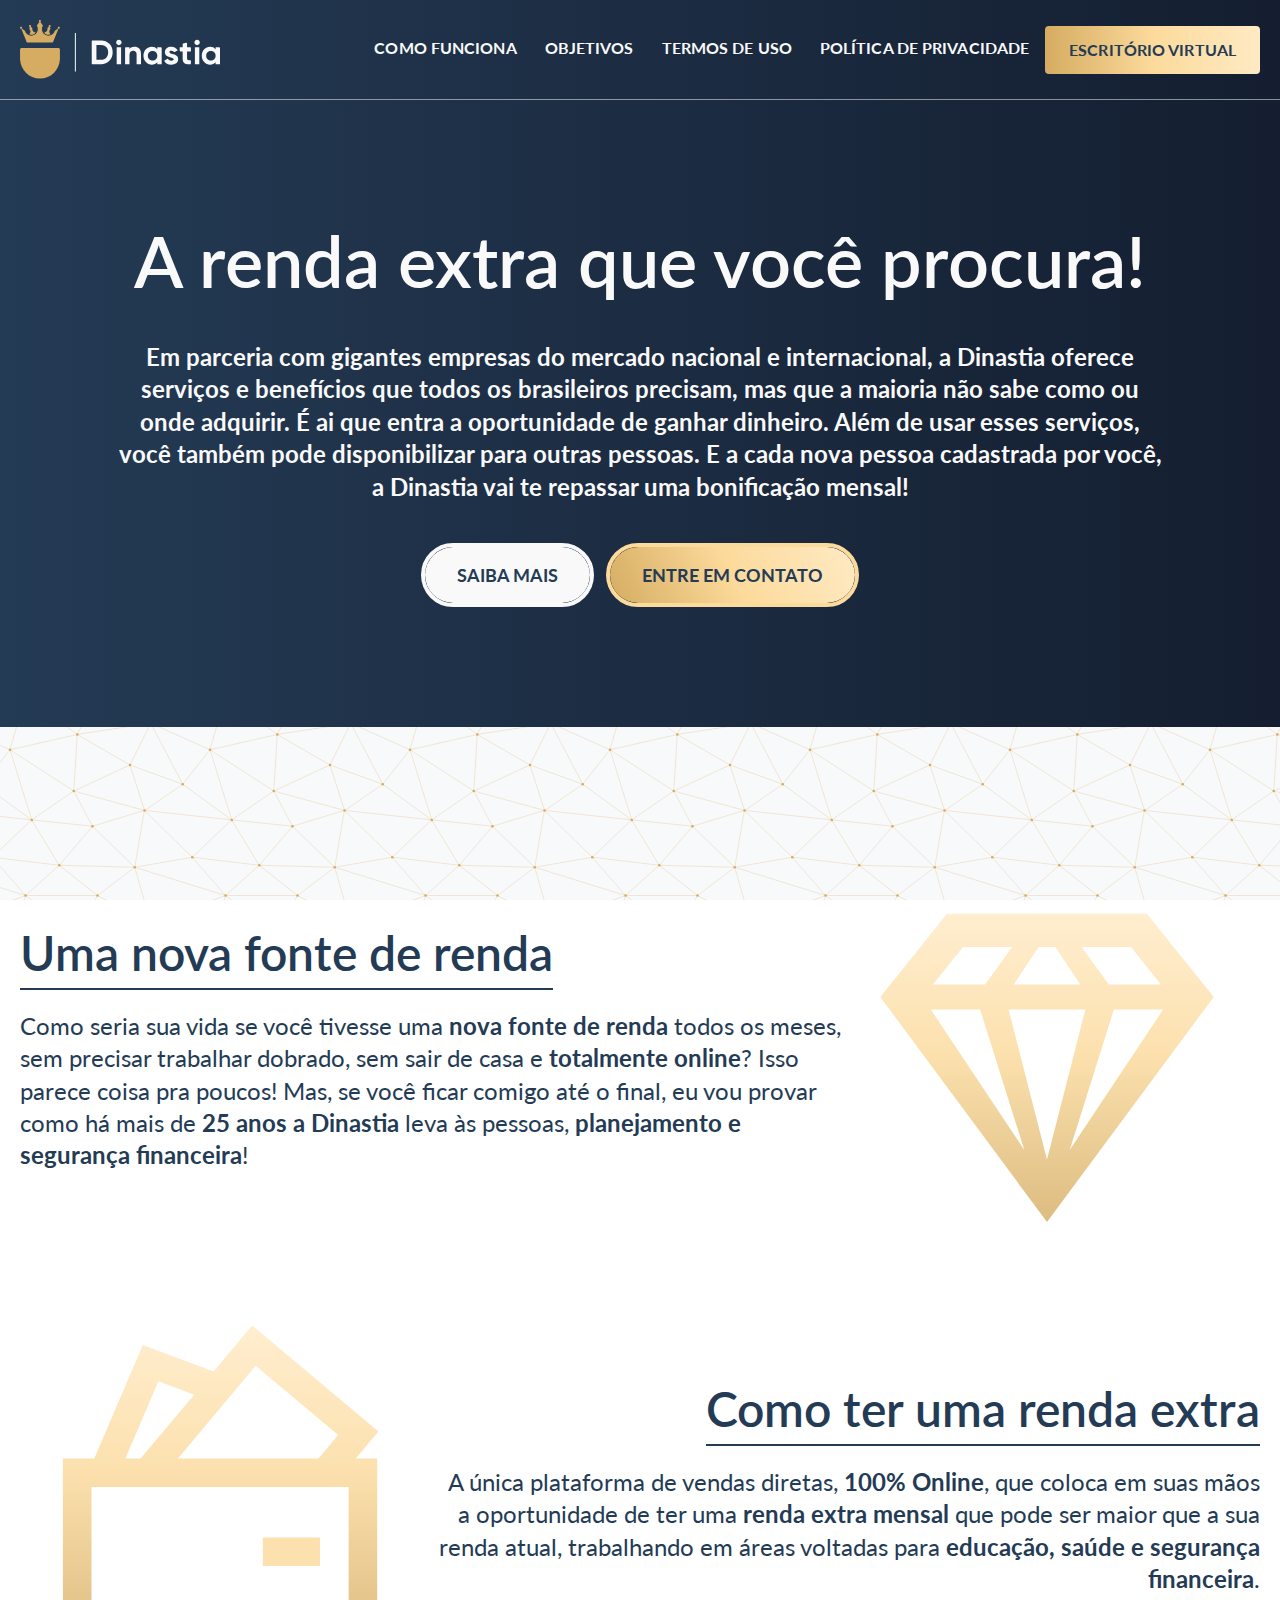
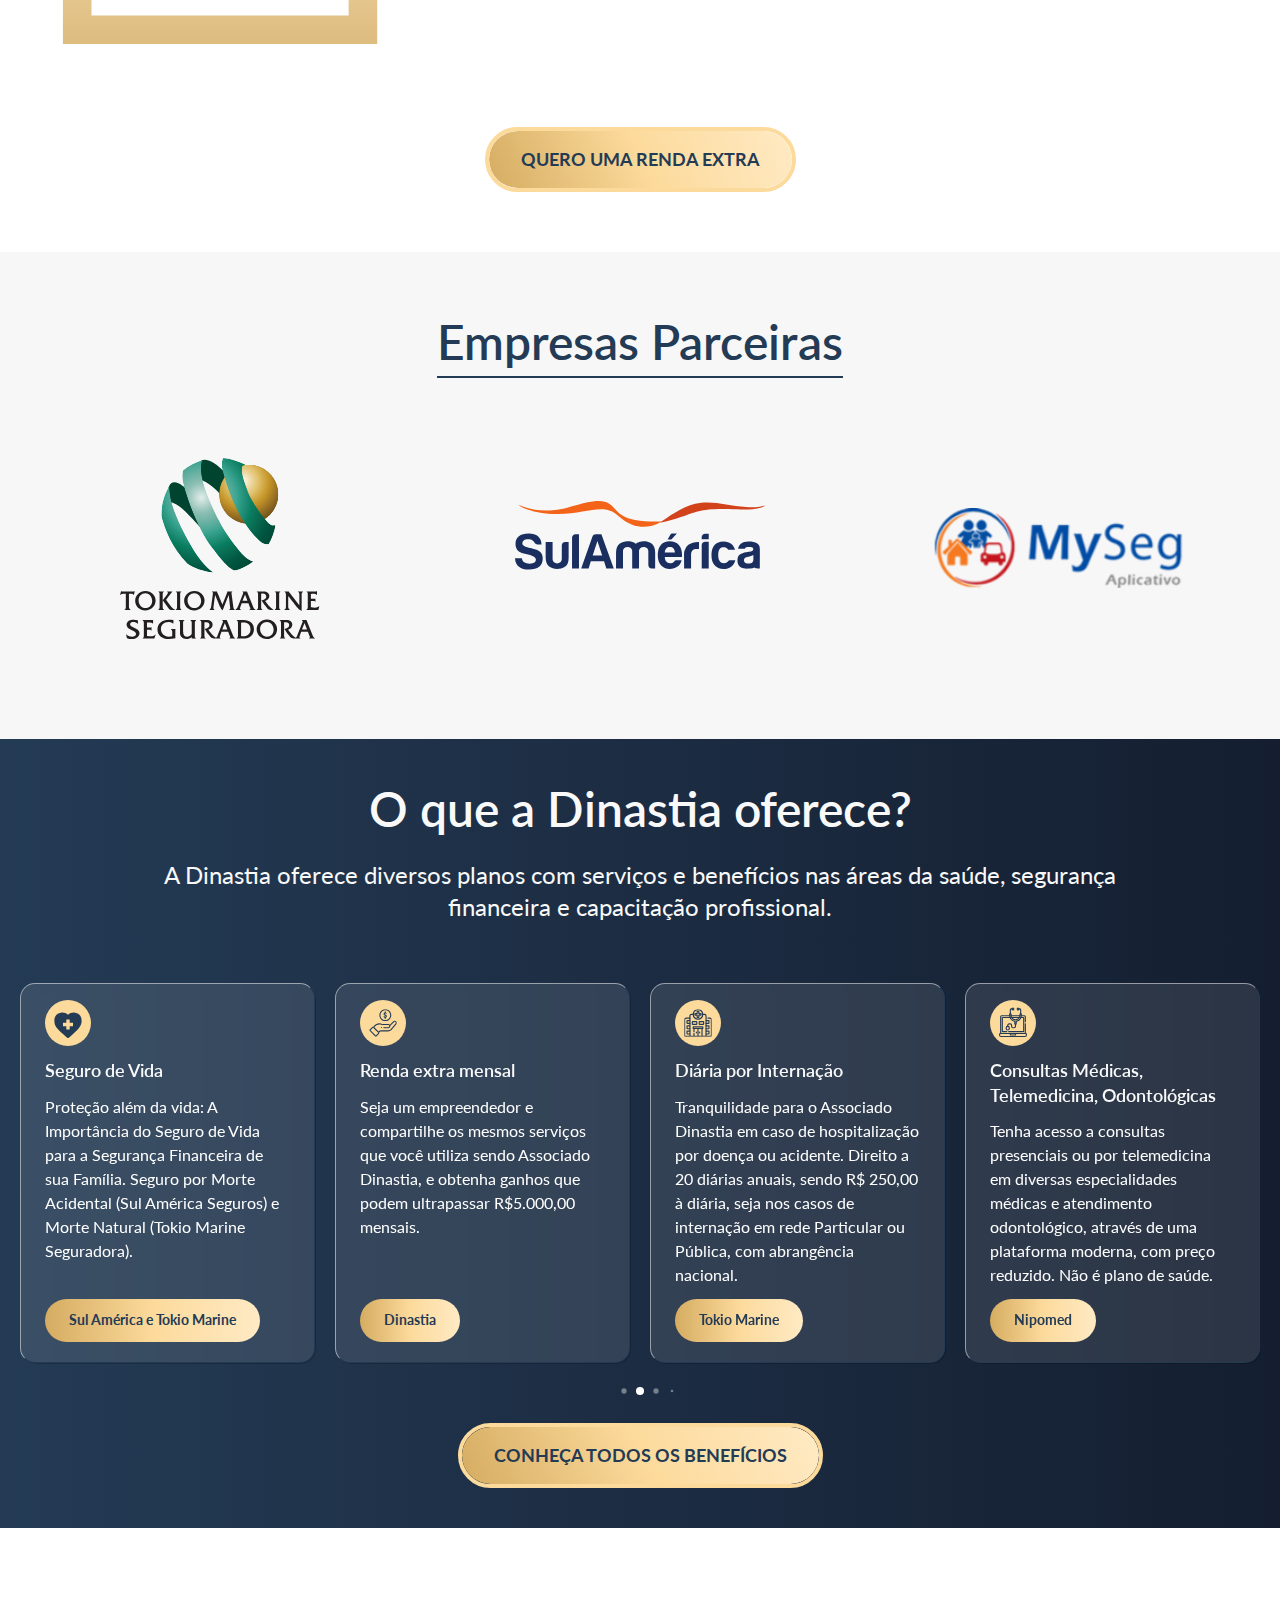
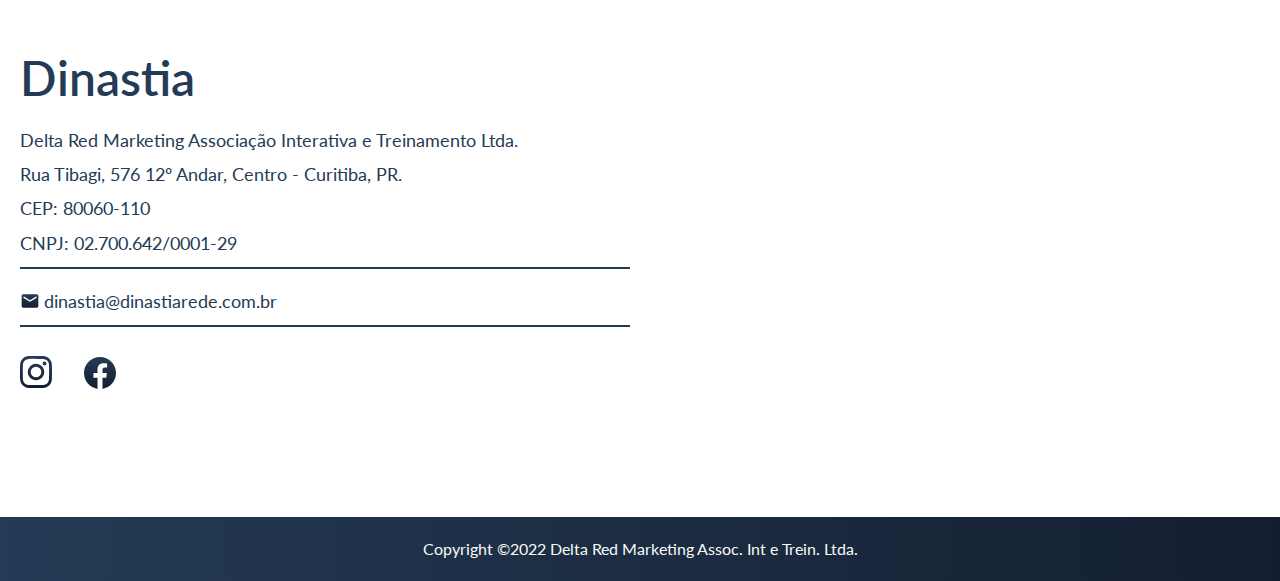
<file: index.html>
<!DOCTYPE html>
<html lang="pt-br">

<head>
  <meta charset="UTF-8">
  <meta http-equiv="X-UA-Compatible" content="IE=edge">
  <meta name="viewport" content="width=device-width, initial-scale=1.0">
  <link rel="preconnect" href="https://fonts.googleapis.com">
  <link rel="preconnect" href="https://fonts.gstatic.com" crossorigin>
  <link href="https://fonts.googleapis.com/css2?family=Lato:wght@400;700&display=swap" rel="stylesheet">
  <link rel="shortcut icon" href="./img/favicon.svg" type="image/x-icon">
  <link rel="stylesheet" href="https://cdn.jsdelivr.net/npm/swiper@9/swiper-bundle.min.css" />

  <link rel="stylesheet" href="./css/style.css">
  <title>Dinastia Soluções Financeiras</title>
</head>

<body>

  <header class="bg-header">
    <div class="container header">
      <a href="./index.html">
        <img src="./img/logoDinastia.svg" alt="logo dinastia" class="logo" width="200px">
      </a>

      <nav class="nav font-1-s navegacao" id="nav" data-menu="suave">
        <button id="btn-mobile" aria-controls="menu" aria-expanded="false" aria-haspopup="true" aria-label="Abrir Menu">
          <span id="hamburger"></span>
        </button>
        <ul class="links-menu" id="menu">
          <li>
            <a href="./como-funciona.html" class="link-interno">Como Funciona</a>
          </li>
          <li>
            <a href="./objetivos.html" class="link-interno">Objetivos</a>
          </li>
          <li>
            <a href="./termos.html" class="link-interno">Termos de Uso</a>
          </li>
          <li>
            <a href="./politica.html" class="link-interno">Política de Privacidade</a>
          </li>
          <li>
            <a href="https://escritoriovirtual.dinastiarede.com.br/login/" class="btn-escritorio">Escritório Virtual</a>
          </li>
        </ul>
      </nav>
    </div>
  </header>

  <main class="bg-main">
    <div class="container main">
      <h1 class="font-1-xxl">A renda extra que você procura!</h1>
      <p class="font-1-l texto-main">Em parceria com gigantes empresas do mercado nacional e
        internacional, a Dinastia
        oferece serviços e benefícios que todos os brasileiros precisam, mas que a maioria não sabe como ou onde
        adquirir. É ai que entra a oportunidade de ganhar dinheiro. Além de usar esses serviços,
        você também pode
        disponibilizar para outras pessoas. E a cada nova pessoa cadastrada por você, a
        Dinastia vai
        te repassar uma
        bonificação mensal!</p>

      <div class="chamadas" data-menu="suave">
        <a href="#beneficios" class="btn font-1-m">Saiba Mais</a> <a href="./contato.html"
          class="font-1-m btn btn-contato">Entre
          em
          contato</a>
      </div>

    </div>
  </main>

  <section class="bg-apresentacao">
    <div class="container apresentacao">
      <div class="conteudo-apresentacao">
        <div>
          <h2 class="font-1-xl cor-1">Uma nova fonte de renda</h2>
          <p class="font-1-l cor-1">Como seria sua vida se você tivesse uma <strong>nova fonte de renda</strong> todos
            os
            meses, sem
            precisar trabalhar dobrado,
            sem
            sair de casa e <strong>totalmente online</strong>? Isso parece coisa pra poucos! Mas, se você ficar comigo
            até
            o final, eu vou
            provar como há mais de <strong>25 anos a Dinastia</strong> leva às pessoas, <strong>planejamento e segurança
              financeira</strong>!</p>
        </div>

        <img src="./img/diamond-svgrepo-com.svg" alt="diamante decorativo" class="diamond">
      </div>
      <div class="conteudo-apresentacao-2">
        <img src="./img/money-wallet-line-svgrepo-com.svg" alt="carteira decorativa" class="diamond">

        <div>
          <h2 class="font-1-xl cor-1">Como ter uma renda extra</h2>
          <p class="font-1-l cor-1">A única plataforma de vendas diretas, <strong>100% Online</strong>, que coloca em
            suas
            mãos a
            oportunidade de ter uma <strong>renda extra mensal</strong> que pode ser maior que a sua renda atual,
            trabalhando em áreas
            voltadas para <strong>educação, saúde e segurança financeira</strong>.
        </div>


      </div>
      <a href="./contato.html" class="btn btn-contato btn-apresentacao font-1-m">Quero uma renda extra</a>
    </div>
  </section>

  <section class="bg-parceiros">
    <div class="parceiros container">
      <h2 class="font-1-xl cor-1">Empresas Parceiras</h2>

      <div class="swiper swiperParceiros">
        <div class="swiper-wrapper">
          <div class="swiper-slide slide-parceiros">
            <img src="./img/nipomed.svg" alt="Nipomed empresa parceira da Dinastia" height="auto" width="250px">
          </div>
          <div class="swiper-slide">
            <img src="./img/tokiomarine.svg" alt="Tokio Marine empresa parceira da Dinastia" height="auto"
              width="200px">
          </div>
          <div class="swiper-slide">
            <img src="./img/sulamerica.svg"
              alt="Sul America Saude empresa parceira da Dinastia, com seguro acidentes e seguro funeral" height="auto"
              width="250px">
          </div>
          <div class="swiper-slide">
            <img src="./img/myseg.png" alt="MySeg empresa parceira da Dinastia" height="auto" width="250px">
          </div>
          <div class="swiper-slide">
            <img src="./img/fcUni.png" alt="FcUni empresa parceira da Dinastia com cursos" height="auto" width="250px">
          </div>
          <div class="swiper-slide">
            <img src="./img/dinastiaSwiper.svg" alt="Dinastia Soluções Financeiras" height="auto" width="250px">
          </div>
        </div>
      </div>

    </div>
  </section>

  <section class="bg-beneficios">

    <div class="container beneficios" id="beneficios">
      <h2 class="font-1-xl cor-0">
        O que a Dinastia oferece?
      </h2>
      <p class="font-1-l cor-0 texto-beneficios">
        A Dinastia oferece diversos planos com serviços e benefícios nas áreas da saúde, segurança financeira e
        capacitação profissional.
      </p>
      <div class="slider">
        <div class="swiper mySwiper">
          <div class="swiper-wrapper">
            <div class="swiper-slide">
              <div class="container-box">
                <img src="./img/assets/seguroVida.svg" alt="svg healthcare">
                <h3 class="font-1-m-b ">Seguro de Vida</h3>
                <p class="font-1-s">Proteção além da vida: A Importância do Seguro de Vida para a Segurança
                  Financeira
                  de sua Família. Seguro por Morte Acidental (Sul América Seguros) e Morte Natural (Tokio Marine
                  Seguradora).
                </p>
                <span class="etiqueta-beneficios font-1-xs">Sul América e Tokio Marine</span>
              </div>
            </div>
            <div class="swiper-slide">
              <div class="container-box">
                <img src="./img/assets/rendaExtra.svg" alt="svg healthcare">
                <h3 class="font-1-m-b ">Renda extra mensal</h3>
                <p class="font-1-s">Seja um empreendedor e compartilhe os mesmos serviços que você utiliza sendo
                  Associado Dinastia, e obtenha ganhos que podem ultrapassar <span class="bold">R$5.000,00
                    mensais</span>.
                </p>
                <span class="etiqueta-beneficios font-1-xs">Dinastia</span>
              </div>
            </div>
            <div class="swiper-slide">
              <div class="container-box">
                <img src="./img/assets/diaria.svg" alt="svg healthcare">
                <h3 class="font-1-m-b ">Diária por Internação</h3>
                <p class="font-1-s">Tranquilidade para o Associado Dinastia em caso de hospitalização por doença ou
                  acidente. Direito a 20 diárias anuais, sendo R$ 250,00 à diária, seja nos casos de internação em
                  rede Particular ou Pública, com abrangência nacional.</p>
                <span class="etiqueta-beneficios font-1-xs">Tokio Marine</span>
              </div>
            </div>
            <div class="swiper-slide">
              <div class="container-box">
                <img src="./img/assets/teleMed.svg" alt="svg healthcare">
                <h3 class="font-1-m-b ">Consultas Médicas, Telemedicina, Odontológicas</h3>
                <p class="font-1-s">Tenha acesso a consultas presenciais ou por telemedicina em diversas
                  especialidades médicas e atendimento odontológico, através de uma plataforma moderna, com preço
                  reduzido. Não é plano de saúde. </p>
                <span class="etiqueta-beneficios font-1-xs">Nipomed</span>
              </div>
            </div>
            <div class="swiper-slide">
              <div class="container-box">
                <img src="./img/assets/consultas.svg" alt="svg healthcare">
                <h3 class="font-1-m-b ">Consultas Médicas e Exames Laboratoriais</h3>
                <p class="font-1-s">Disponível nas cidades que possuam profissionais credenciados para atendimento
                  presencial em consultas e exames laboratoriais, com excelentes descontos. Não é plano de saúde.
                </p>
                <span class="etiqueta-beneficios font-1-xs">Tokio Marine</span>
              </div>
            </div>
            <div class="swiper-slide">
              <div class="container-box">
                <img src="./img/assets/assistenciaFarmacia.svg" alt="svg healthcare">
                <h3 class="font-1-m-b ">Assistência Desconto em Farmácia</h3>
                <p class="font-1-s">Descontos de 15% a 60% na compra de medicamentos, previstos em uma Lista
                  Preferencial disponível em farmácias previamente conveniadas.</p>
                <span class="etiqueta-beneficios font-1-xs">Tokio Marine</span>
              </div>
            </div>
            <div class="swiper-slide">
              <div class="container-box">
                <img src="./img/assets/orientacaoNutricional.svg" alt="svg healthcare">
                <h3 class="font-1-m-b ">Assistência Orientação Nutricional</h3>
                <p class="font-1-s">Tem por objetivo auxiliar os Associados Dinastia, que tenham residência habitual
                  no Brasil, com informações relativas à alimentação, através de atendimento telefônico.</p>
                <span class="etiqueta-beneficios font-1-xs">Tokio Marine</span>
              </div>
            </div>
            <div class="swiper-slide">
              <div class="container-box">
                <img src="./img/assets/teleMed.svg" alt="svg healthcare">
                <h3 class="font-1-m-b ">Assistência orientação psicológica</h3>
                <p class="font-1-s">Cuidando da sua Saúde Mental: tenha Assistência de Orientação Psicológica
                  através
                  de tele atendimento.</p>
                <span class="etiqueta-beneficios font-1-xs">Tokio Marine</span>
              </div>
            </div>
            <div class="swiper-slide">
              <div class="container-box">
                <img src="./img/assets/carCrash.svg" alt="svg healthcare">
                <h3 class="font-1-m-b ">Invalidez permanente total ou parcial por acidente</h3>
                <p class="font-1-s">Essa cobertura tem por objetivo garantir o pagamento de um Capital Segurado ao
                  próprio segurado na hipótese de Invalidez Permanente Total ou Parcial por Acidente.</p>
                <span class="etiqueta-beneficios font-1-xs">Sul América</span>
              </div>
            </div>
            <div class="swiper-slide">
              <div class="container-box">
                <img src="./img/assets/seguroFuneral.svg" alt="svg healthcare">
                <h3 class="font-1-m-b ">Seguro funeral</h3>
                <p class="font-1-s">Embora possa não ser um assunto agradável de se discutir, é importante
                  reconhecer
                  a importância desse tipo de seguro e os benefícios que ele proporciona.</p>
                <span class="etiqueta-beneficios font-1-xs">Sul América</span>
              </div>
            </div>
            <div class="swiper-slide">
              <div class="container-box">
                <img src="./img/assets/cestaBasica.svg" alt="svg healthcare">
                <h3 class="font-1-m-b ">Cesta Básica</h3>
                <p class="font-1-s">A cobertura garante aos beneficiários do segurado, o pagamento de um capital
                  adicional de R$ 2.000,00 (dois mil reais) à cobertura de morte para a compra de alimentos e
                  produtos
                  de limpeza/higiene.</p>
                <span class="etiqueta-beneficios font-1-xs">Sul América</span>
              </div>
            </div>
            <div class="swiper-slide">
              <div class="container-box">
                <img src="./img/assets/assistenciaFilhos.svg" alt="svg healthcare">
                <h3 class="font-1-m-b ">Assistência a filhos</h3>
                <p class="font-1-s">Em caso de hospitalização do segurado por mais de dois dias e não havendo mais
                  nenhum adulto que possa cuidar da criança até 14 anos, a assistência providenciará o envio de uma
                  babysitter por até dois dias.</p>
                <span class="etiqueta-beneficios font-1-xs">Sul América</span>
              </div>
            </div>
            <div class="swiper-slide">
              <div class="container-box">
                <img src="./img/assets/fazTudo.svg" alt="svg healthcare">
                <h3 class="font-1-m-b ">Faz tudo</h3>
                <p class="font-1-s">Instalação e fixação de prateleiras, quadros e cortinas, Instalação de olho
                  mágico, Instalação de antenas, Lubrificação de fechaduras e dobradiças, Troca de tomadas e
                  soquetes
                  de luz, com até 2 (duas) ocorrências por ano na residência do segurado.</p>
                <span class="etiqueta-beneficios font-1-xs">Sul América</span>
              </div>
            </div>
            <div class="swiper-slide">
              <div class="container-box">
                <img src="./img/assets/assistenciaResidencial.svg" alt="svg healthcare">
                <h3 class="font-1-m-b ">Assistência Residencial</h3>
                <p class="font-1-s">Chaveiro, Eletricista, Encanador, Limpeza, Segurança e vigilância, Serviços
                  domésticos provisórios no imóvel do segurado (Benefício conforme regras da cartilha do segurado).
                </p>
                <span class="etiqueta-beneficios font-1-xs">Sul América</span>
              </div>
            </div>
            <div class="swiper-slide">
              <div class="container-box">
                <img src="./img/assets/personalFitness.svg" alt="svg healthcare">
                <h3 class="font-1-m-b ">Personal Fitness</h3>
                <p class="font-1-s">O segurado é atendido por um profissional da educação física, que realizará uma
                  anamnese completa, incluindo informações do seu histórico médico, prática de atividade física,
                  disponibilidades para praticar exercícios, etc.</p>
                <span class="etiqueta-beneficios font-1-xs">Sul América</span>
              </div>
            </div>
            <div class="swiper-slide">
              <div class="container-box">
                <img src="./img/assets/fcuni.svg" alt="svg healthcare">
                <h3 class="font-1-m-b ">Plataforma FCUNI</h3>
                <p class="font-1-s">Tenha acesso a diversos cursos de aperfeiçoamento curricular, reconhecidos pelo
                  MEC, sem pagar nada a mais por isso.</p>
                <span class="etiqueta-beneficios font-1-xs">FCUNI</span>
              </div>
            </div>
            <div class="swiper-slide">
              <div class="container-box">
                <img src="./img/assets/cashback.svg" alt="svg healthcare">
                <h3 class="font-1-m-b ">Descontos e CashBack</h3>
                <p class="font-1-s">Faça compras on-line com descontos e cashback em mais de 750 lojas no Brasil.
                </p>
                <span class="etiqueta-beneficios font-1-xs">MySeg</span>
              </div>
            </div>

          </div>
          <div class="swiper-pagination bullets"></div>
        </div>
      </div>
    </div>
    </div>
    <!-- <div class="beneficios container" id="beneficios">
      <h2 class="font-1-xl cor-0">
        O que a Dinastia oferece?
      </h2>
      <p class="font-1-l cor-0 texto-beneficios">
        A Dinastia oferece diversos planos com serviços e benefícios nas áreas da saúde, segurança financeira e
        capacitação profissional.
      </p>
      <div class="beneficios-cards">
        <ul class="cards">
          <li class="card">
            <div class="card-conteudo">
              <img src="./img/seguroVida.svg" alt="Icone que representa o seguro de vida">
              <h3 class="font-1-l cor-0">Seguro de Vida</h3>
              <p class="font-1-m cor-0">Seguro de Acidentes Pessoais e Seguro Funeral pela Sul América e Seguro por
                Morte
                Natural através da
                Tokio Marine Seguradora.
              </p>
            </div>
          </li>
          <li class="card">
            <div class="card-conteudo">
              <img src="./img/cashback.svg" alt="Icone que representa o cashback">
              <h3 class="font-1-l cor-0">Cashback</h3>
              <p class="font-1-m cor-0">+750 lojas que oferecem dinheiro de volta em suas compras online.
              </p>
            </div>
          </li>
          <li class="card">
            <div class="card-conteudo">
              <img src="./img/desconto.svg" alt="Icone que representa a rede de desconto">
              <h3 class="font-1-l cor-0">Rede de Desconto</h3>
              <p class="font-1-m cor-0">Oferece descontos e vantagens especiais em diversos estabelecimentos, lojas
                físicas e online.
              </p>
            </div>
          </li>
          <li class="card">
            <div class="card-conteudo">
              <img src="./img/internacao.svg" alt="Icone que representa a diaria por internação">
              <h3 class="font-1-l cor-0">DIH</h3>
              <p class="font-1-m cor-0">Diária por internação hospitalar por 20 dias (R$ 250,00 a diária).
              </p>
            </div>
          </li>
          <li class="card">
            <div class="card-conteudo">
              <img src="./img/descontofarmacia.svg" alt="Icone que representa o desconto em farmácias">
              <h3 class="font-1-l cor-0">Desconto em Farmácias</h3>
              <p class="font-1-m cor-0">Descontos de até 60% em medicamentos nas farmácias conveniadas.
              </p>
            </div>
          </li>
          <li class="card">
            <div class="card-conteudo">
              <img src="./img/assistencia.svg" alt="Icone que representa assistencia pessoal">
              <h3 class="font-1-l cor-0">Assistência Pessoal
              </h3>
              <p class="font-1-m cor-0">Disponibiliza serviços na residência do Associado, tais como, encanador,
                chaveiro, eletricista, etc.
              </p>
            </div>
          </li>
          <li class="card">
            <div class="card-conteudo">
              <img src="./img/descontomedico.svg" alt="Icone que representa desconto em consultas medicas e exames">
              <h3 class="font-1-l cor-0">Descontos em Consultas Médicas e Exames
              </h3>
              <p class="font-1-m cor-0">Realize consultas presenciais ou por telemedicina e exames laboratoriais, por
                preços reduzidos.
              </p>
            </div>
          </li>
          <li class="card">
            <div class="card-conteudo">
              <img src="./img/psicologica.svg" alt="Icone que representa o beneficio em psicologia">
              <h3 class="font-1-l cor-0">Orientação Psicológica e Nutricional</h3>
              <p class="font-1-m cor-0">Tenha disponível nutricionistas e psicólogos através de atendimento telefônico.
              </p>
            </div>
          </li>
        </ul>
      </div> -->

    <div class="chamada-beneficios">
      <a href="./contato.html" class="btn btn-contato font-1-m">Conheça todos os benefícios</a>
    </div>
    </div>
  </section>

  <section class="bg-contato">
    <div class="container contato">
      <div class="info-contato">
        <h2 class="font-1-xl cor-1">Dinastia</h2>

        <address>
          <ul class="lista-endereco font-1-m cor-1">
            <li>
              Delta Red Marketing Associação Interativa e Treinamento Ltda.
            </li>
            <li>
              Rua Tibagi, 576 12º Andar, Centro - Curitiba, PR.
            </li>
            <li>
              CEP: 80060-110
            </li>
            <li>
              CNPJ: 02.700.642/0001-29
            </li>
          </ul>
          <ul class="lista-contato font-1-m cor-1">
            <li>
              <a class="email" href="mailto:dinastia@dinastiarede.com.br">dinastia@dinastiarede.com.br</a>
            </li>
            <!-- <li>
              <a class="whats" href="https://api.whatsapp.com/send/?phone=554132237822">Clique aqui e fale conosco pelo
                WhatsApp!</a>
            </li> -->

          </ul>

          <ul class="lista-redes">
            <li><a href="https://www.instagram.com/dinastiasolucoesfinanceiras/" class="instagram"><img
                  src="./img/instagram-p.svg" alt="Clique aqui e acesse nosso Instagram"></a>
            </li>
            <li><a href="https://www.facebook.com/dinastiaoficial" class="facebook"><img src="./img/facebook-p.svg"
                  alt="Clique aqui e acesse nosso Facebook"></a>
            </li>

          </ul>
        </address>
      </div>

      <iframe class="mapa-contato"
        src="https://www.google.com/maps/embed?pb=!1m18!1m12!1m3!1d3603.1893013515255!2d-49.2630743!3d-25.431934000000002!2m3!1f0!2f0!3f0!3m2!1i1024!2i768!4f13.1!3m3!1m2!1s0x94dce441e8d63a8b%3A0xe3f5af4e80044756!2sR.%20Tibagi%2C%20576%20-%2012%C2%BA%20Andar%20-%20Centro%2C%20Curitiba%20-%20PR%2C%2080060-110!5e0!3m2!1spt-BR!2sbr!4v1683838498641!5m2!1spt-BR!2sbr"
        width="600" style="border:0;" allowfullscreen="" loading="lazy"
        referrerpolicy="no-referrer-when-downgrade"></iframe>
    </div>
  </section>

  <footer class="bg-footer">
    <div class="footer">
      <p class="font-1-s cor-1">
        Copyright ©2022 Delta Red Marketing Assoc. Int e Trein. Ltda.
      </p>
    </div>
  </footer>

  <!-- Swiper JS -->
  <script src="https://cdn.jsdelivr.net/npm/swiper@9/swiper-bundle.min.js"></script>


  <!-- Módulos JS -->
  <script type="module" src="./js/script.js"></script>
</body>




</html>






<!-- Image by <a href="https://www.freepik.com/free-vector/background-realistic-abstract-technology-particle_6938839.htm#query=digital%20marketing%20background&position=17&from_view=keyword&track=ais">Freepik</a> -->
</file>
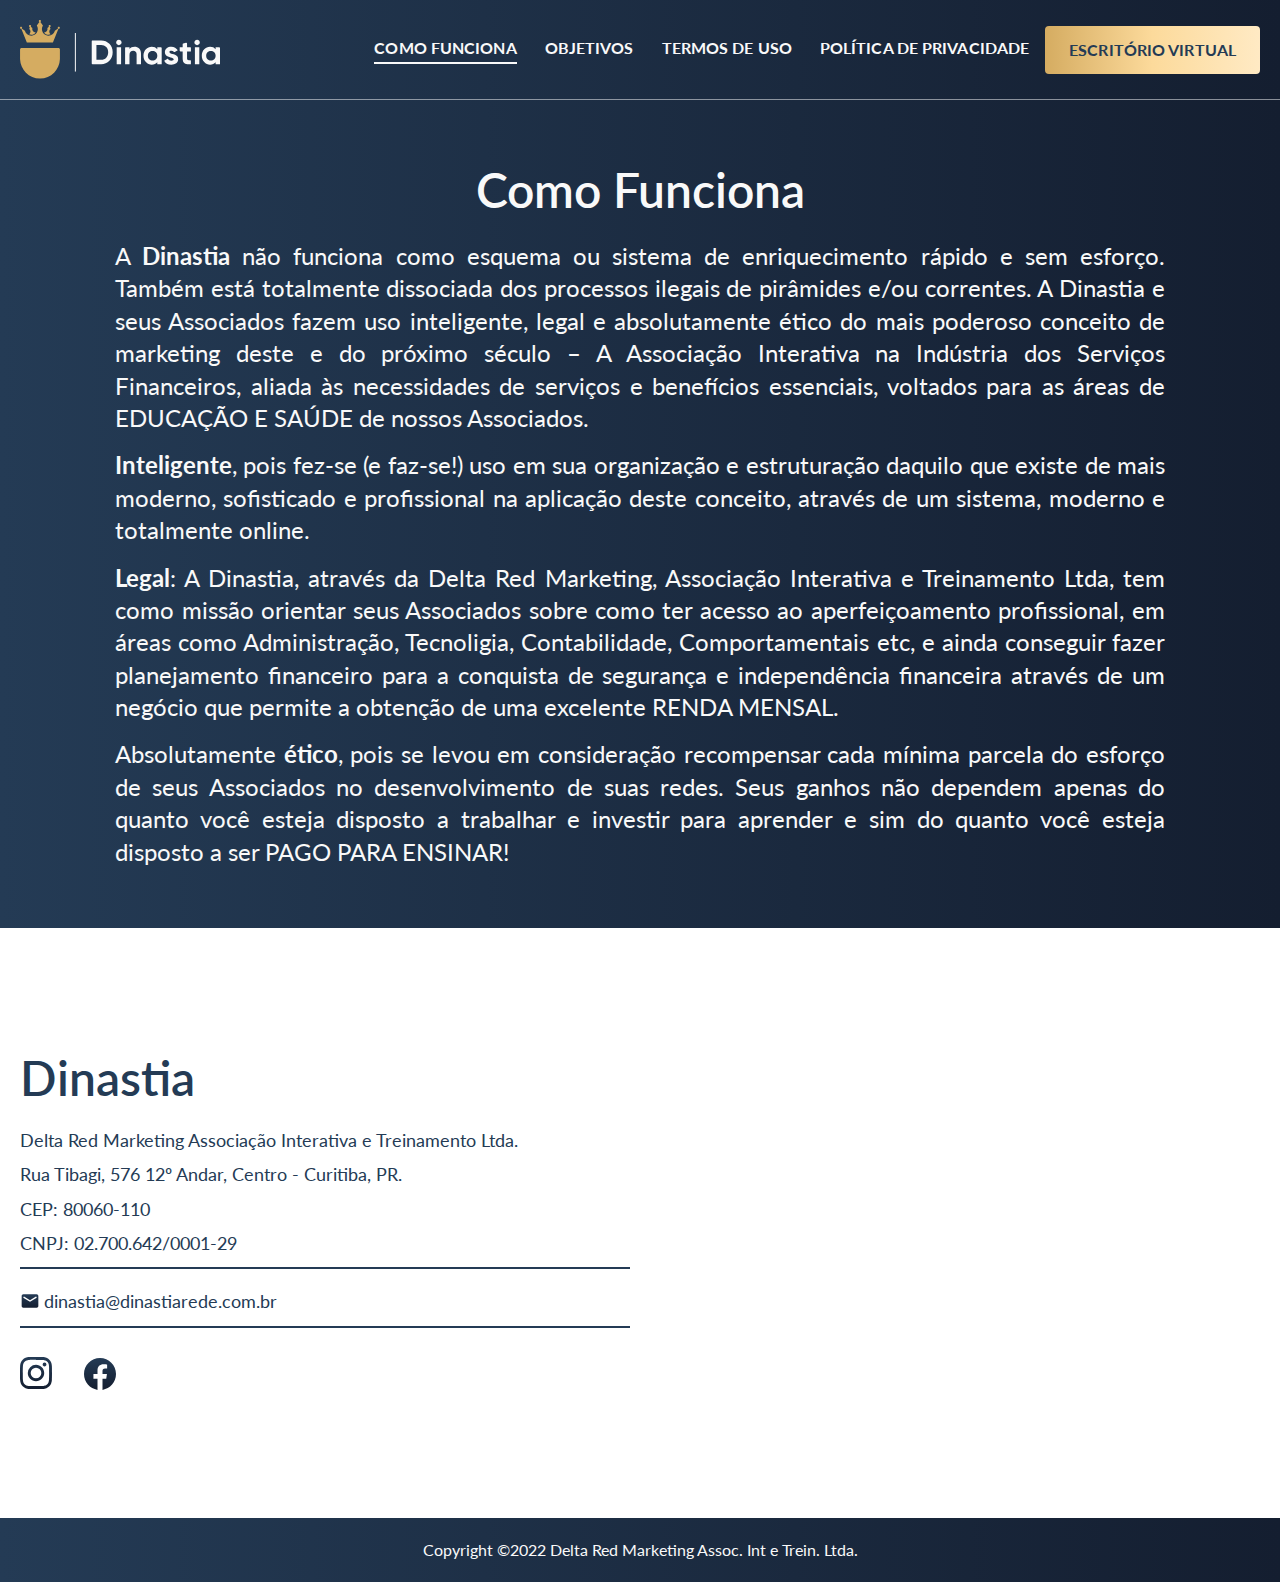
<file: como-funciona.html>
<!DOCTYPE html>
<html lang="pt-br">

<head>
  <meta charset="UTF-8">
  <meta http-equiv="X-UA-Compatible" content="IE=edge">
  <meta name="viewport" content="width=device-width, initial-scale=1.0">
  <link rel="preconnect" href="https://fonts.googleapis.com">
  <link rel="preconnect" href="https://fonts.gstatic.com" crossorigin>
  <link href="https://fonts.googleapis.com/css2?family=Lato:wght@400;700&display=swap" rel="stylesheet">
  <link rel="shortcut icon" href="./img/favicon.svg" type="image/x-icon">

  <link rel="stylesheet" href="./css/style.css">
  <title>Como Funciona</title>
</head>

<body>
  <header class="bg-header">
    <div class="container header">
      <a href="./index.html">
        <img src="./img/logoDinastia.svg" alt="logo dinastia" class="logo">
      </a>


      <nav class="nav cor-1 font-1-s navegacao" id="nav" data-menu="suave">
        <button id="btn-mobile" aria-controls="menu" aria-expanded="false" aria-haspopup="true" aria-label="Abrir Menu">
          <span id="hamburger"></span>
        </button>
        <ul class="links-menu" id="menu">
          <li>
            <a href="./como-funciona.html" class="link-interno ativo">Como Funciona</a>
          </li>
          <li>
            <a href="./objetivos.html" class="link-interno">Objetivos</a>
          </li>
          <li>
            <a href="./termos.html" class="link-interno">Termos de Uso</a>
          </li>
          <li>
            <a href="./politica.html" class="link-interno">Política de Privacidade</a>
          </li>
          <li>
            <a href="https://escritoriovirtual.dinastiarede.com.br/login/" class="btn-escritorio">Escritório Virtual</a>
          </li>
        </ul>
      </nav>
    </div>
  </header>

  <main class="bg-paginas-internas">
    <div class="container como-funciona">
      <h1 class="font-1-xl cor-0">Como Funciona</h1>
      <p class="font-1-l cor-0">
        A <strong>Dinastia</strong> não funciona como esquema ou sistema de enriquecimento rápido e sem esforço. Também
        está totalmente
        dissociada dos processos ilegais de pirâmides e/ou correntes. A Dinastia e seus Associados fazem uso
        inteligente,
        legal e absolutamente ético do mais poderoso conceito de marketing deste e do próximo século – A Associação
        Interativa na Indústria dos Serviços Financeiros, aliada às necessidades de serviços e benefícios essenciais,
        voltados para as áreas de EDUCAÇÃO E SAÚDE de nossos Associados.
      </p>
      <p class="font-1-l cor-0">
        <strong>Inteligente</strong>, pois fez-se (e faz-se!) uso em sua organização e estruturação daquilo que existe
        de mais moderno,
        sofisticado e profissional na aplicação deste conceito, através de um sistema, moderno e totalmente online.
      </p>
      <p class="font-1-l cor-0">
        <strong>Legal</strong>: A Dinastia, através da Delta Red Marketing, Associação Interativa e Treinamento Ltda,
        tem como missão
        orientar seus Associados sobre como ter acesso ao aperfeiçoamento profissional, em áreas como Administração,
        Tecnoligia, Contabilidade, Comportamentais etc, e ainda conseguir fazer planejamento financeiro para a conquista
        de segurança e independência financeira através de um negócio que permite a obtenção de uma excelente RENDA
        MENSAL.
      </p>
      <p class="font-1-l cor-0">
        Absolutamente <strong>ético</strong>, pois se levou em consideração recompensar cada mínima parcela do esforço
        de
        seus Associados
        no desenvolvimento de suas redes. Seus ganhos não dependem apenas do quanto você esteja disposto a trabalhar e
        investir para aprender e sim do quanto você esteja disposto a ser PAGO PARA ENSINAR!
      </p>


    </div>
  </main>



  <section class="bg-contato">
    <div class="container contato">
      <div class="info-contato">
        <h2 class="font-1-xl cor-1">Dinastia</h2>

        <address>
          <ul class="lista-endereco font-1-m cor-1">
            <li>
              Delta Red Marketing Associação Interativa e Treinamento Ltda.
            </li>
            <li>
              Rua Tibagi, 576 12º Andar, Centro - Curitiba, PR.
            </li>
            <li>
              CEP: 80060-110
            </li>
            <li>
              CNPJ: 02.700.642/0001-29
            </li>
          </ul>
          <ul class="lista-contato font-1-m cor-1">
            <li>
              <a class="email" href="mailto:dinastia@dinastiarede.com.br">dinastia@dinastiarede.com.br</a>
            </li>
            <!-- <li>
              <a class="whats" href="https://api.whatsapp.com/send/?phone=554132237822">Clique aqui e fale conosco pelo
                WhatsApp!</a>
            </li> -->

          </ul>

          <ul class="lista-redes">
            <li><a href="https://www.instagram.com/dinastiasolucoesfinanceiras/" class="instagram"><img
                  src="./img/instagram-p.svg" alt="Clique aqui e acesse nosso Instagram"></a>
            </li>
            <li><a href="https://www.facebook.com/dinastiaoficial" class="facebook"><img src="./img/facebook-p.svg"
                  alt="Clique aqui e acesse nosso Facebook"></a>
            </li>

          </ul>
        </address>
      </div>

      <iframe class="mapa-contato"
        src="https://www.google.com/maps/embed?pb=!1m18!1m12!1m3!1d3603.1893013515255!2d-49.2630743!3d-25.431934000000002!2m3!1f0!2f0!3f0!3m2!1i1024!2i768!4f13.1!3m3!1m2!1s0x94dce441e8d63a8b%3A0xe3f5af4e80044756!2sR.%20Tibagi%2C%20576%20-%2012%C2%BA%20Andar%20-%20Centro%2C%20Curitiba%20-%20PR%2C%2080060-110!5e0!3m2!1spt-BR!2sbr!4v1683838498641!5m2!1spt-BR!2sbr"
        width="600" style="border:0;" allowfullscreen="" loading="lazy"
        referrerpolicy="no-referrer-when-downgrade"></iframe>
    </div>
  </section>

  <footer class="bg-footer">
    <div class="footer">
      <p class="font-1-s cor-1">
        Copyright ©2022 Delta Red Marketing Assoc. Int e Trein. Ltda.
      </p>
    </div>
  </footer>

  <script type="module" src="./js/script.js"></script>
</body>

</html>






<!-- Image by <a href="https://www.freepik.com/free-vector/background-realistic-abstract-technology-particle_6938839.htm#query=digital%20marketing%20background&position=17&from_view=keyword&track=ais">Freepik</a> -->
</file>
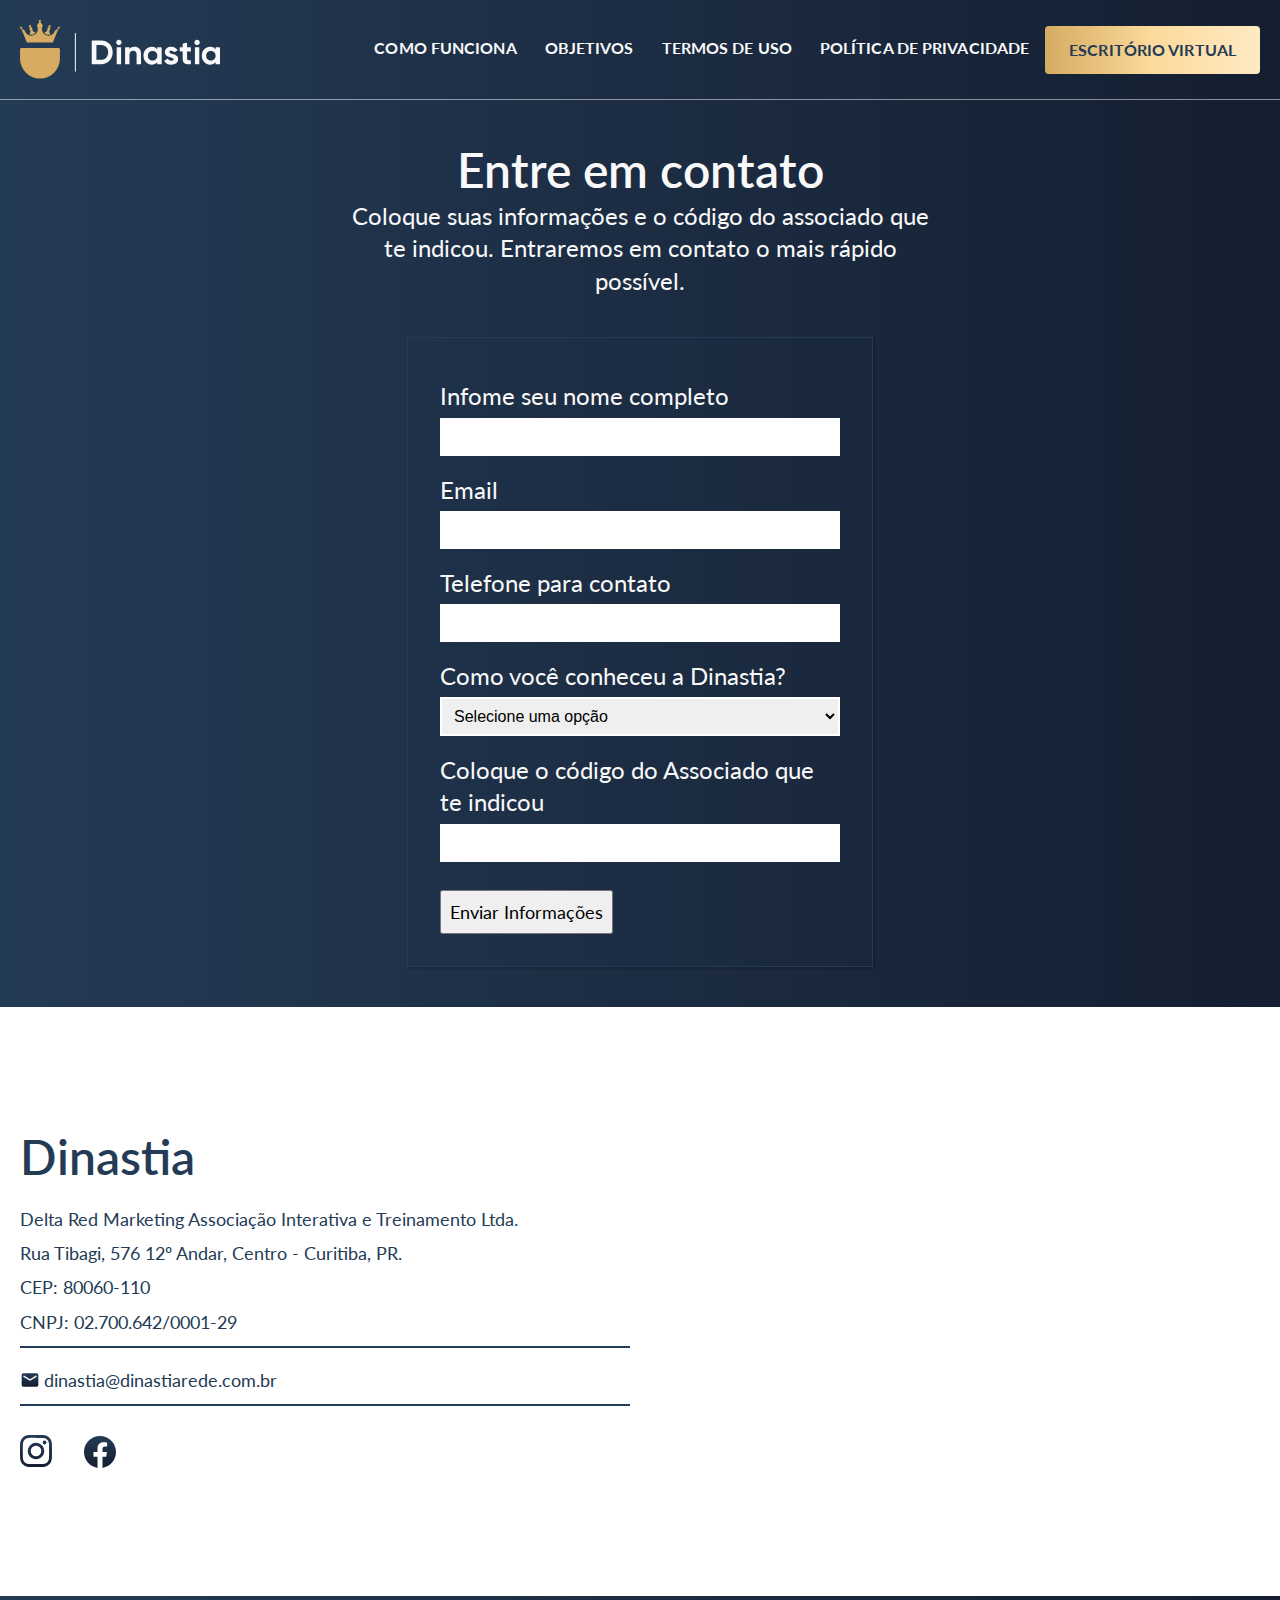
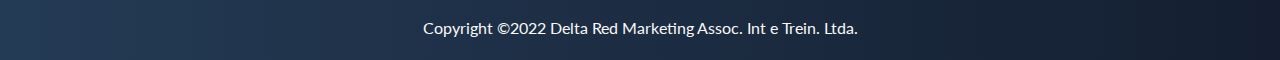
<file: contato.html>
<!DOCTYPE html>
<html lang="pt-br">

<head>
  <meta charset="UTF-8">
  <meta http-equiv="X-UA-Compatible" content="IE=edge">
  <meta name="viewport" content="width=device-width, initial-scale=1.0">
  <link rel="preconnect" href="https://fonts.googleapis.com">
  <link rel="preconnect" href="https://fonts.gstatic.com" crossorigin>
  <link href="https://fonts.googleapis.com/css2?family=Lato:wght@400;700&display=swap" rel="stylesheet">
  <link rel="shortcut icon" href="./img/favicon.svg" type="image/x-icon">

  <link rel="stylesheet" href="./css/style.css">
  <title>Contato</title>
</head>

<body>
  <header class="bg-header">
    <div class="container header">
      <a href="./index.html">
        <img src="./img/logoDinastia.svg" alt="logo dinastia" class="logo">
      </a>


      <nav class="nav cor-1 font-1-s navegacao" id="nav" data-menu="suave">
        <button id="btn-mobile" aria-controls="menu" aria-expanded="false" aria-haspopup="true" aria-label="Abrir Menu">
          <span id="hamburger"></span>
        </button>
        <ul class="links-menu" id="menu">
          <li>
            <a href="./como-funciona.html" class="link-interno">Como Funciona</a>
          </li>
          <li>
            <a href="./objetivos.html" class="link-interno">Objetivos</a>
          </li>
          <li>
            <a href="./termos.html" class="link-interno">Termos de Uso</a>
          </li>
          <li>
            <a href="./politica.html" class="link-interno">Política de Privacidade</a>
          </li>
          <li>
            <a href="https://escritoriovirtual.dinastiarede.com.br/login/" class="btn-escritorio">Escritório Virtual</a>
          </li>
        </ul>
      </nav>
    </div>
  </header>

  <main class="bg-paginas-internas">
    <div class="container formulario">

      <div class="text-contato">
        <h1 class="font-1-xl cor-0">Entre em contato</h1>
        <p class="font-1-l cor-0">Coloque suas informações e o código do associado que te indicou.
          Entraremos em contato o mais rápido possível.</p>
      </div>

      <form name="contato" id="contato" class="form font-1-l cor-0">
        <label for="nome">Infome seu nome completo</label>
        <input type="text" name="nome" id="nome" required>
        <span class="erro"></span>
        <label for="email">Email</label>
        <input type="email" name="email" id="email" required>
        <span class="erro"></span>
        <label for="telefone">Telefone para contato</label>
        <input type="text" name="telefone" id="telefone" required>
        <span class="erro"></span>
        <label for="meio_chegada">Como você conheceu a Dinastia?</label>
        <select name="meio_chegada" id="meio_chegada">
          <option value="" disabled selected>Selecione uma opção</option>
          <option value="indicado">Por um associado</option>
          <option value="internet">Pela Internet</option>
        </select>
        <span class="erro"></span>
        <label for="codigo">Coloque o código do Associado que te indicou</label>
        <input type="text" name="codigo" id="codigo">
        <button type="submit" class="font-1-m">Enviar Informações</button>
      </form>


    </div>
  </main>



  <section class="bg-contato">
    <div class="container contato">
      <div class="info-contato">
        <h2 class="font-1-xl cor-1">Dinastia</h2>

        <address>
          <ul class="lista-endereco font-1-m cor-1">
            <li>
              Delta Red Marketing Associação Interativa e Treinamento Ltda.
            </li>
            <li>
              Rua Tibagi, 576 12º Andar, Centro - Curitiba, PR.
            </li>
            <li>
              CEP: 80060-110
            </li>
            <li>
              CNPJ: 02.700.642/0001-29
            </li>
          </ul>
          <ul class="lista-contato font-1-m cor-1">
            <!-- <li>
              <a class="telefone" href="tel:+554132237822">(41) 3223-7822</a>
            </li> -->
            <li>
              <a class="email" href="mailto:dinastia@dinastiarede.com.br">dinastia@dinastiarede.com.br</a>
            </li>
            <!-- <li>
              <a class="whats" href="https://api.whatsapp.com/send/?phone=554132237822">Clique aqui e fale conosco pelo
                WhatsApp!</a>
            </li> -->

          </ul>

          <ul class="lista-redes">
            <li><a href="https://www.instagram.com/dinastiasolucoesfinanceiras/" class="instagram"><img
                  src="./img/instagram-p.svg" alt="Clique aqui e acesse nosso Instagram"></a>
            </li>
            <li><a href="https://www.facebook.com/dinastiaoficial" class="facebook"><img src="./img/facebook-p.svg"
                  alt="Clique aqui e acesse nosso Facebook"></a>
            </li>

          </ul>
        </address>
      </div>

      <iframe class="mapa-contato"
        src="https://www.google.com/maps/embed?pb=!1m18!1m12!1m3!1d3603.1893013515255!2d-49.2630743!3d-25.431934000000002!2m3!1f0!2f0!3f0!3m2!1i1024!2i768!4f13.1!3m3!1m2!1s0x94dce441e8d63a8b%3A0xe3f5af4e80044756!2sR.%20Tibagi%2C%20576%20-%2012%C2%BA%20Andar%20-%20Centro%2C%20Curitiba%20-%20PR%2C%2080060-110!5e0!3m2!1spt-BR!2sbr!4v1683838498641!5m2!1spt-BR!2sbr"
        width="600" style="border:0;" allowfullscreen="" loading="lazy"
        referrerpolicy="no-referrer-when-downgrade"></iframe>
    </div>
  </section>

  <footer class="bg-footer">
    <div class="footer">
      <p class="font-1-s cor-1">
        Copyright ©2022 Delta Red Marketing Assoc. Int e Trein. Ltda.
      </p>
    </div>
  </footer>

  <script type="module" src="./js/script.js"></script>
</body>

</html>






<!-- Image by <a href="https://www.freepik.com/free-vector/background-realistic-abstract-technology-particle_6938839.htm#query=digital%20marketing%20background&position=17&from_view=keyword&track=ais">Freepik</a> -->
</file>
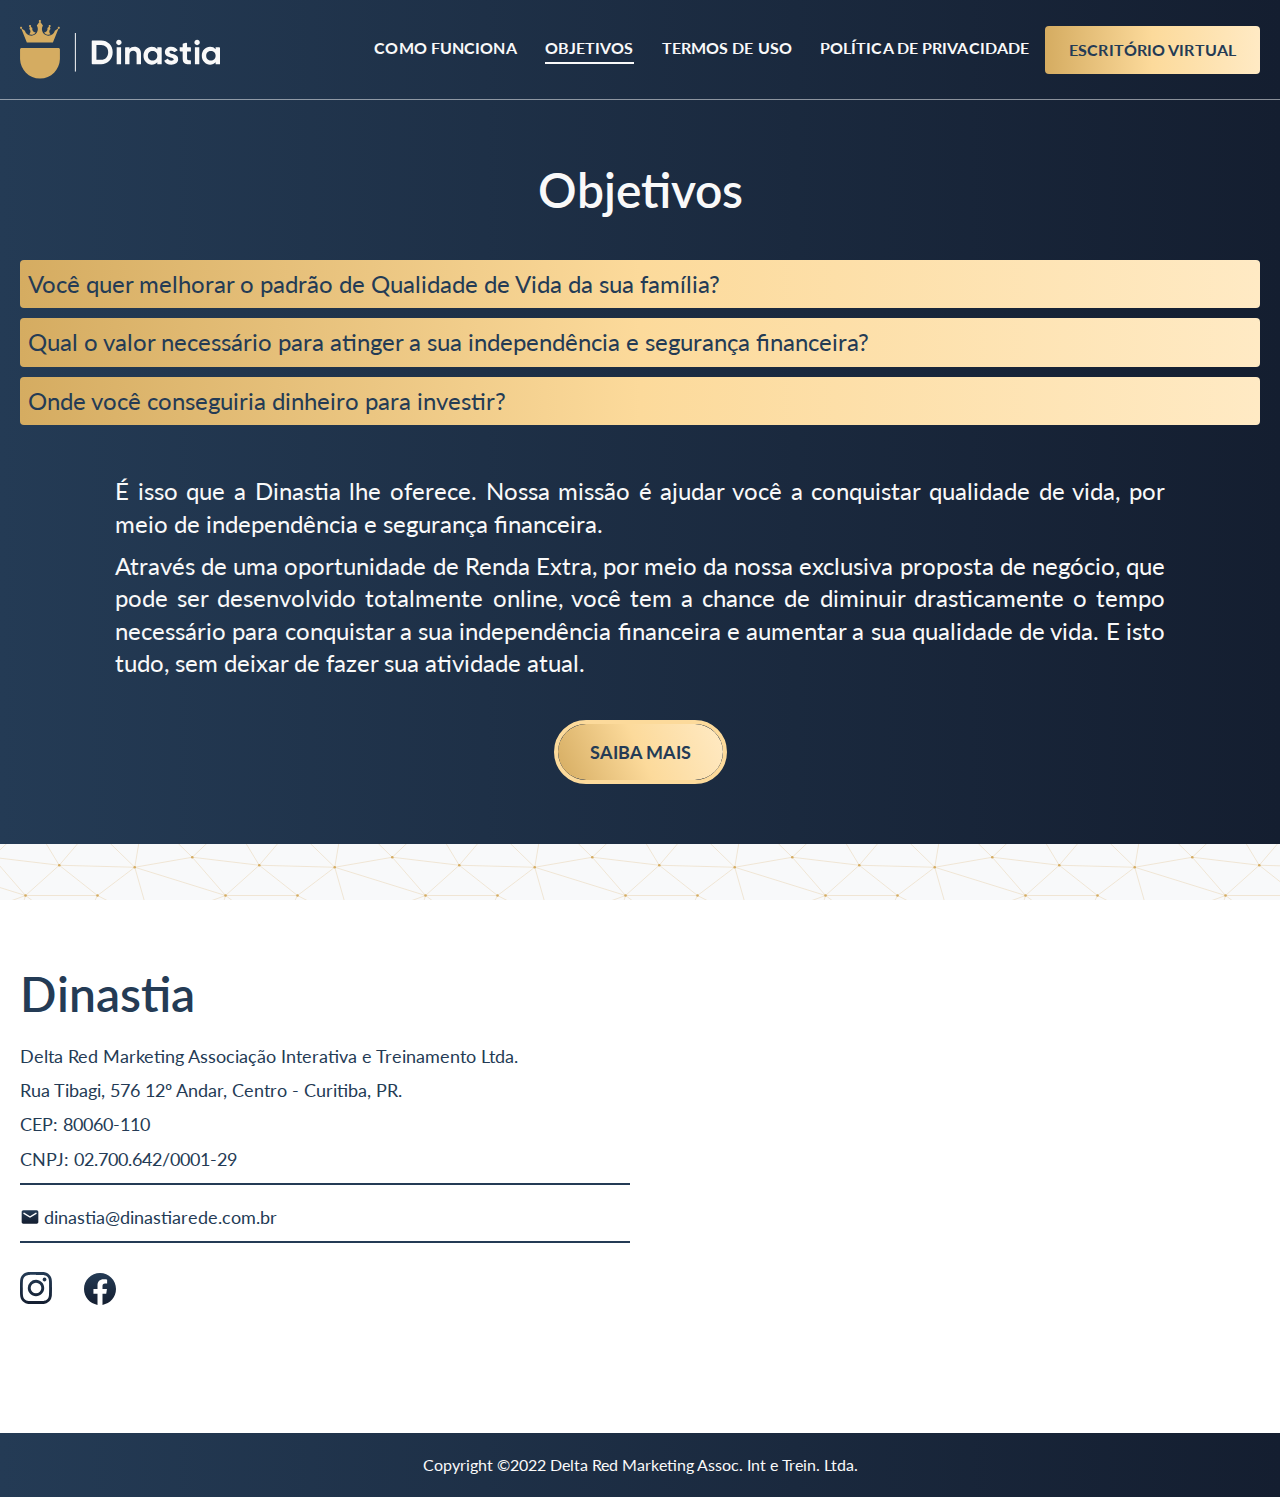
<file: objetivos.html>
<!DOCTYPE html>
<html lang="pt-br">

<head>
  <meta charset="UTF-8">
  <meta http-equiv="X-UA-Compatible" content="IE=edge">
  <meta name="viewport" content="width=device-width, initial-scale=1.0">
  <link rel="preconnect" href="https://fonts.googleapis.com">
  <link rel="preconnect" href="https://fonts.gstatic.com" crossorigin>
  <link href="https://fonts.googleapis.com/css2?family=Lato:wght@400;700&display=swap" rel="stylesheet">
  <link rel="shortcut icon" href="./img/favicon.svg" type="image/x-icon">

  <link rel="stylesheet" href="./css/style.css">
  <title>Objetivos</title>
</head>

<body>
  <header class="bg-header">
    <div class="container header">
      <a href="./index.html">
        <img src="./img/logoDinastia.svg" alt="logo dinastia" class="logo">
      </a>


      <nav class="nav cor-1 font-1-s navegacao" id="nav" data-menu="suave">
        <button id="btn-mobile" aria-controls="menu" aria-expanded="false" aria-haspopup="true" aria-label="Abrir Menu">
          <span id="hamburger"></span>
        </button>
        <ul class="links-menu" id="menu">
          <li>
            <a href="./como-funciona.html" class="link-interno">Como Funciona</a>
          </li>
          <li>
            <a href="./objetivos.html" class="link-interno ativo">Objetivos</a>
          </li>
          <li>
            <a href="./termos.html" class="link-interno">Termos de Uso</a>
          </li>
          <li>
            <a href="./politica.html" class="link-interno">Política de Privacidade</a>
          </li>
          <li>
            <a href="https://escritoriovirtual.dinastiarede.com.br/login/" class="btn-escritorio">Escritório Virtual</a>
          </li>
        </ul>
      </nav>
    </div>
  </header>

  <main class="bg-paginas-internas">
    <div class="container objetivos">
      <h1 class="font-1-xl cor-0">Objetivos</h1>
      <ul class="cor-0 font-1-l lista-objetivos">
        <li>Você quer melhorar o padrão de Qualidade de Vida da sua família?</li>
        <li>Qual o valor necessário para atinger a sua independência e segurança financeira?</li>
        <li>Onde você conseguiria dinheiro para investir?</li>
      </ul>

      <p class="cor-0 font-1-l">
        É isso que a Dinastia lhe oferece. Nossa missão é ajudar você a conquistar qualidade de vida, por meio de
        independência e segurança financeira.
      </p>
      <p class="cor-0 font-1-l">
        Através de uma oportunidade de Renda Extra, por meio da nossa exclusiva proposta de negócio, que pode ser
        desenvolvido totalmente online, você tem a chance de diminuir drasticamente o tempo necessário para conquistar a
        sua independência financeira e aumentar a sua qualidade de vida. E isto tudo, sem deixar de fazer sua atividade
        atual.
      </p>


      <a href="./contato.html" class="btn btn-contato font-1-m btn-objetivos">Saiba Mais</a>
    </div>
  </main>



  <section class="bg-contato">
    <div class="container contato">
      <div class="info-contato">
        <h2 class="font-1-xl cor-1">Dinastia</h2>

        <address>
          <ul class="lista-endereco font-1-m cor-1">
            <li>
              Delta Red Marketing Associação Interativa e Treinamento Ltda.
            </li>
            <li>
              Rua Tibagi, 576 12º Andar, Centro - Curitiba, PR.
            </li>
            <li>
              CEP: 80060-110
            </li>
            <li>
              CNPJ: 02.700.642/0001-29
            </li>
          </ul>
          <ul class="lista-contato font-1-m cor-1">
            <!-- <li>
              <a class="telefone" href="tel:+554132237822">(41) 3223-7822</a>
            </li> -->
            <li>
              <a class="email" href="mailto:dinastia@dinastiarede.com.br">dinastia@dinastiarede.com.br</a>
            </li>
            <!-- <li>
              <a class="whats" href="https://api.whatsapp.com/send/?phone=554132237822">Clique aqui e fale conosco pelo
                WhatsApp!</a>
            </li> -->

          </ul>

          <ul class="lista-redes">
            <li><a href="https://www.instagram.com/dinastiasolucoesfinanceiras/" class="instagram"><img
                  src="./img/instagram-p.svg" alt="Clique aqui e acesse nosso Instagram"></a>
            </li>
            <li><a href="https://www.facebook.com/dinastiaoficial" class="facebook"><img src="./img/facebook-p.svg"
                  alt="Clique aqui e acesse nosso Facebook"></a>
            </li>

          </ul>
        </address>
      </div>

      <iframe class="mapa-contato"
        src="https://www.google.com/maps/embed?pb=!1m18!1m12!1m3!1d3603.1893013515255!2d-49.2630743!3d-25.431934000000002!2m3!1f0!2f0!3f0!3m2!1i1024!2i768!4f13.1!3m3!1m2!1s0x94dce441e8d63a8b%3A0xe3f5af4e80044756!2sR.%20Tibagi%2C%20576%20-%2012%C2%BA%20Andar%20-%20Centro%2C%20Curitiba%20-%20PR%2C%2080060-110!5e0!3m2!1spt-BR!2sbr!4v1683838498641!5m2!1spt-BR!2sbr"
        width="600" style="border:0;" allowfullscreen="" loading="lazy"
        referrerpolicy="no-referrer-when-downgrade"></iframe>
    </div>
  </section>

  <footer class="bg-footer">
    <div class="footer">
      <p class="font-1-s cor-1">
        Copyright ©2022 Delta Red Marketing Assoc. Int e Trein. Ltda.
      </p>
    </div>
  </footer>

  <script type="module" src="./js/script.js"></script>
</body>

</html>






<!-- Image by <a href="https://www.freepik.com/free-vector/background-realistic-abstract-technology-particle_6938839.htm#query=digital%20marketing%20background&position=17&from_view=keyword&track=ais">Freepik</a> -->
</file>
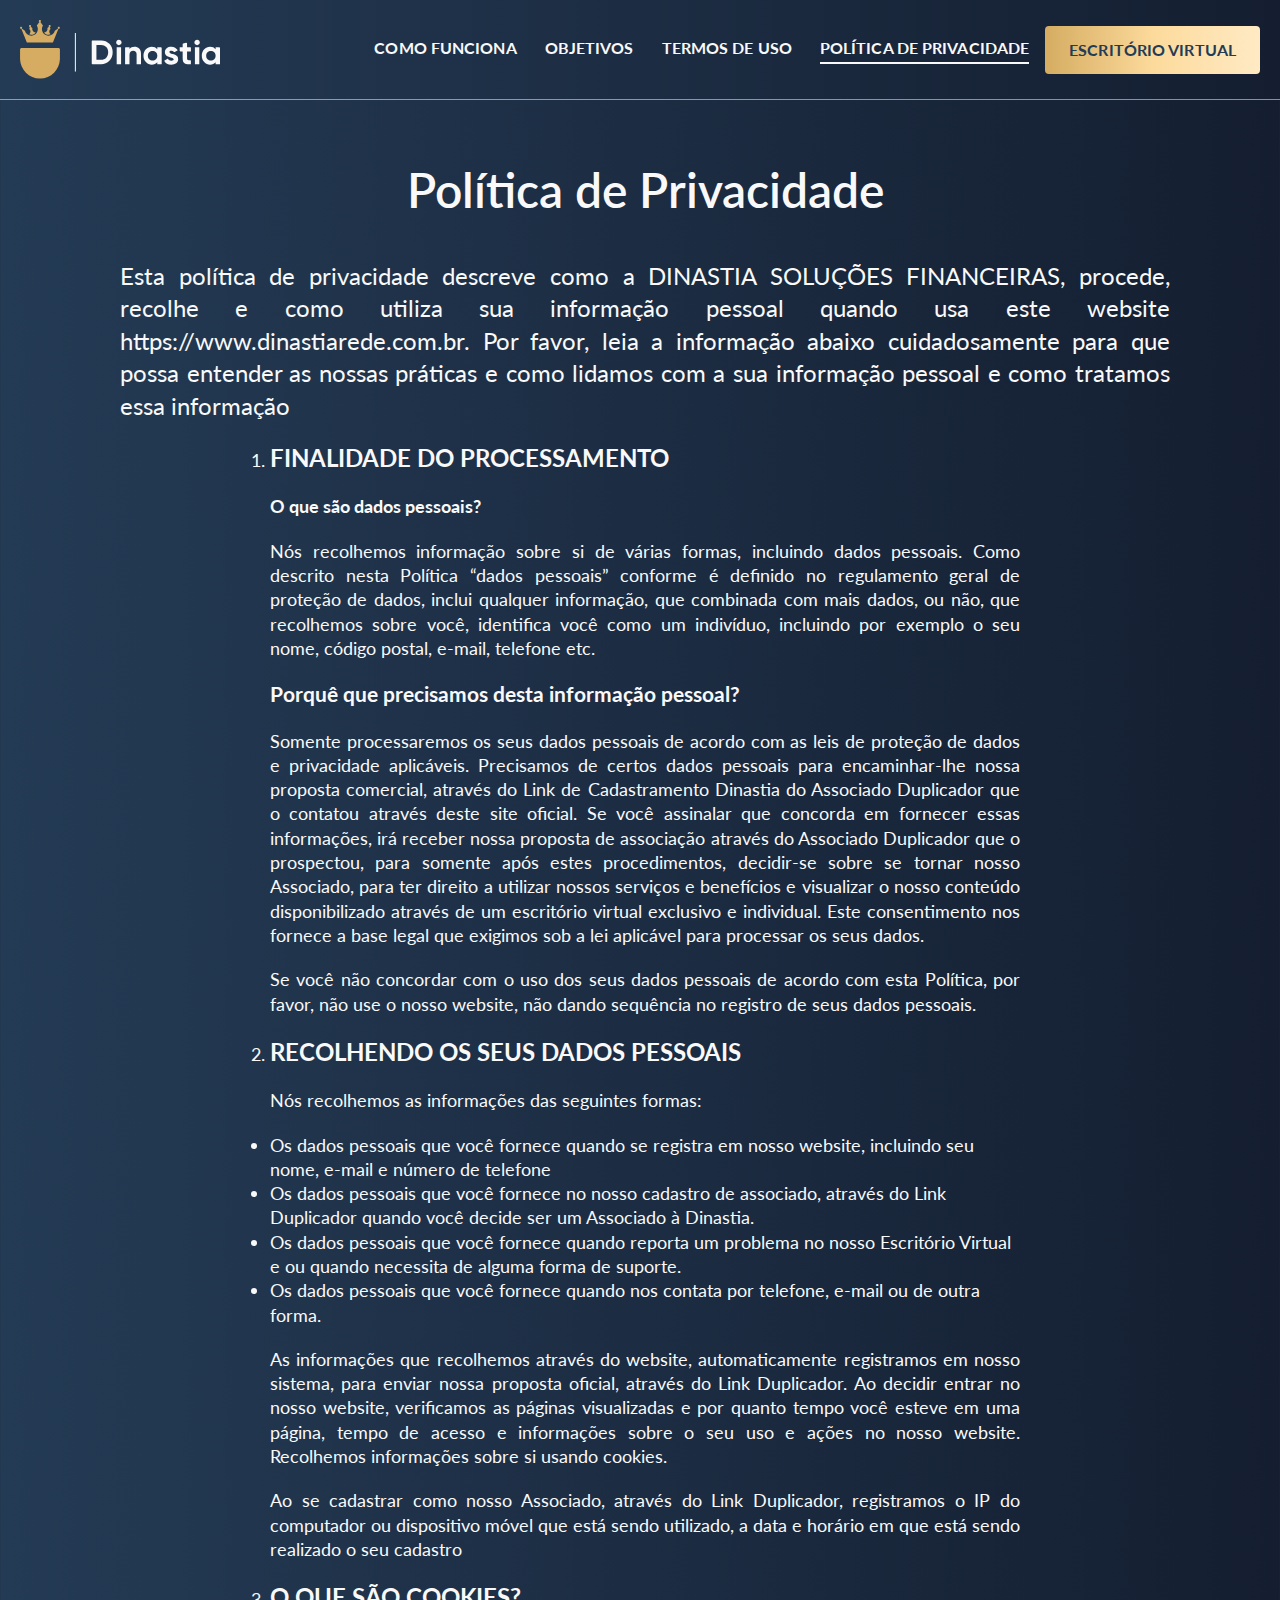
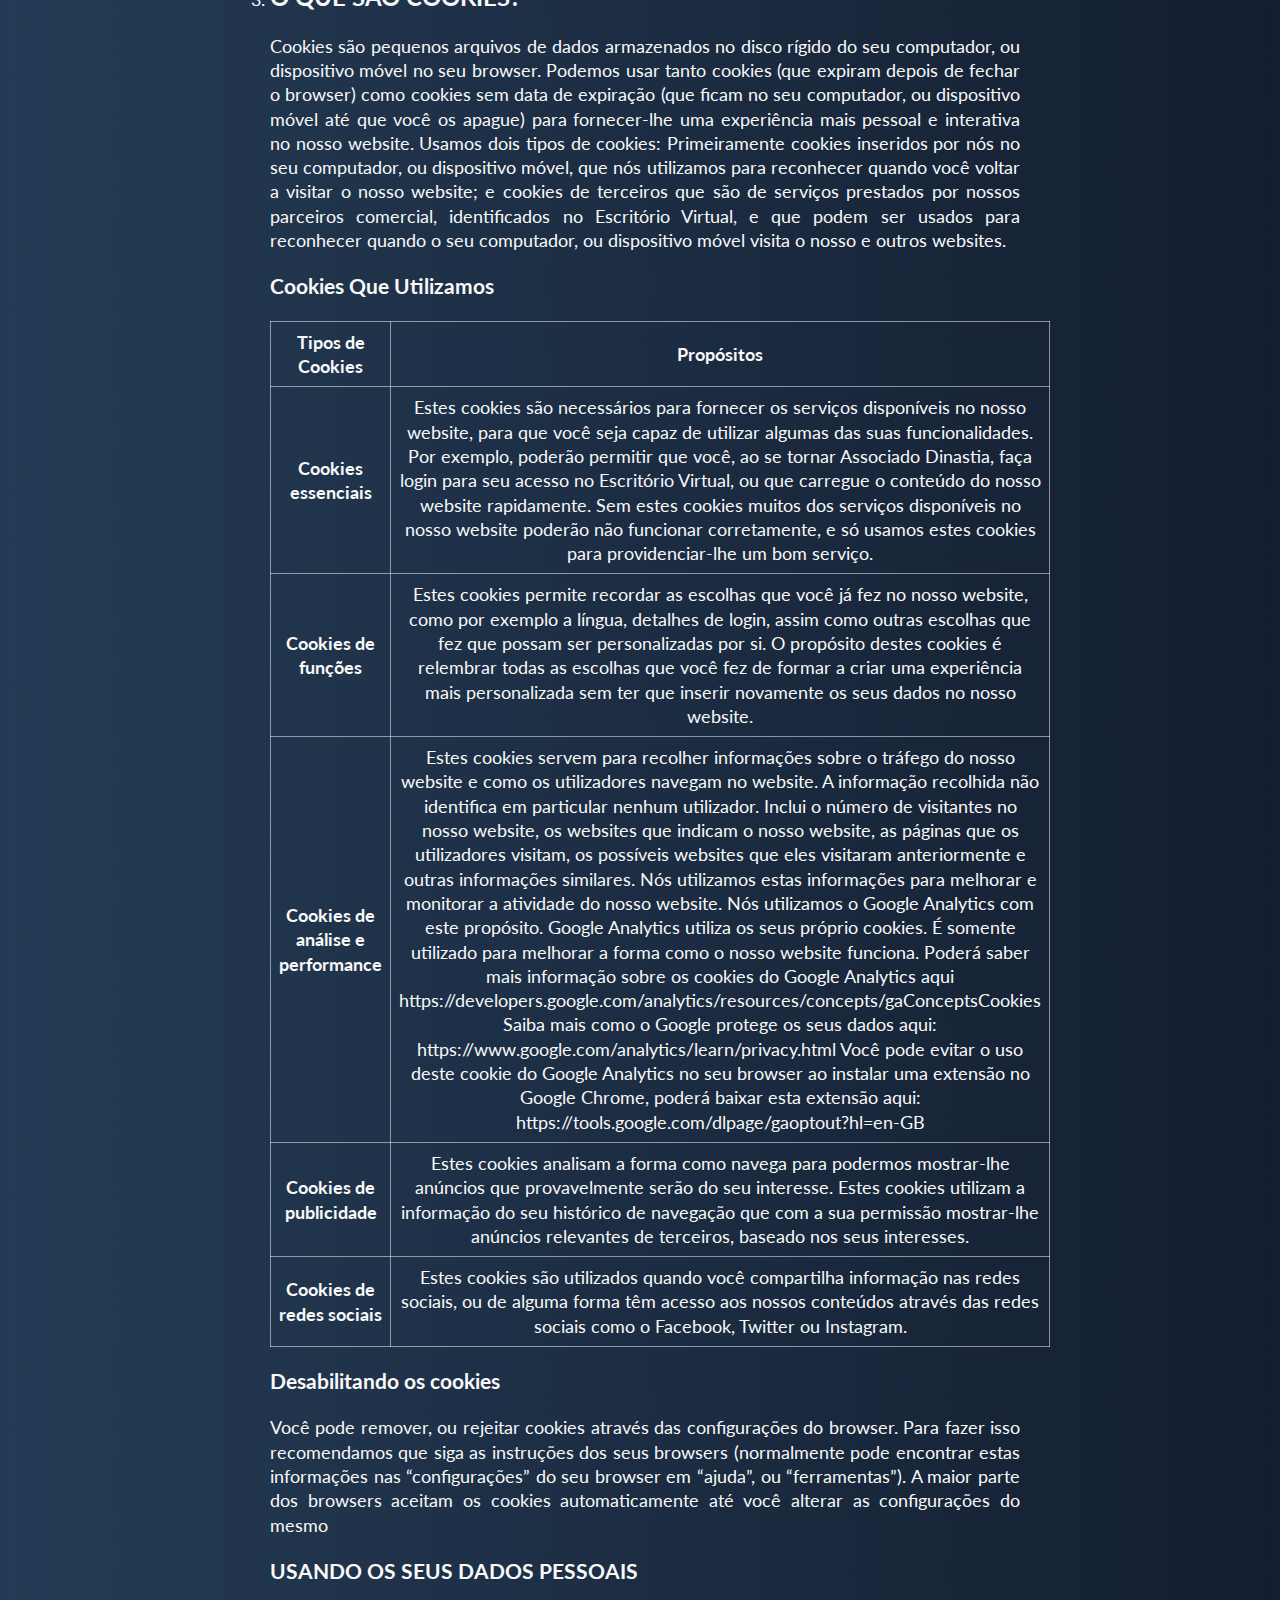
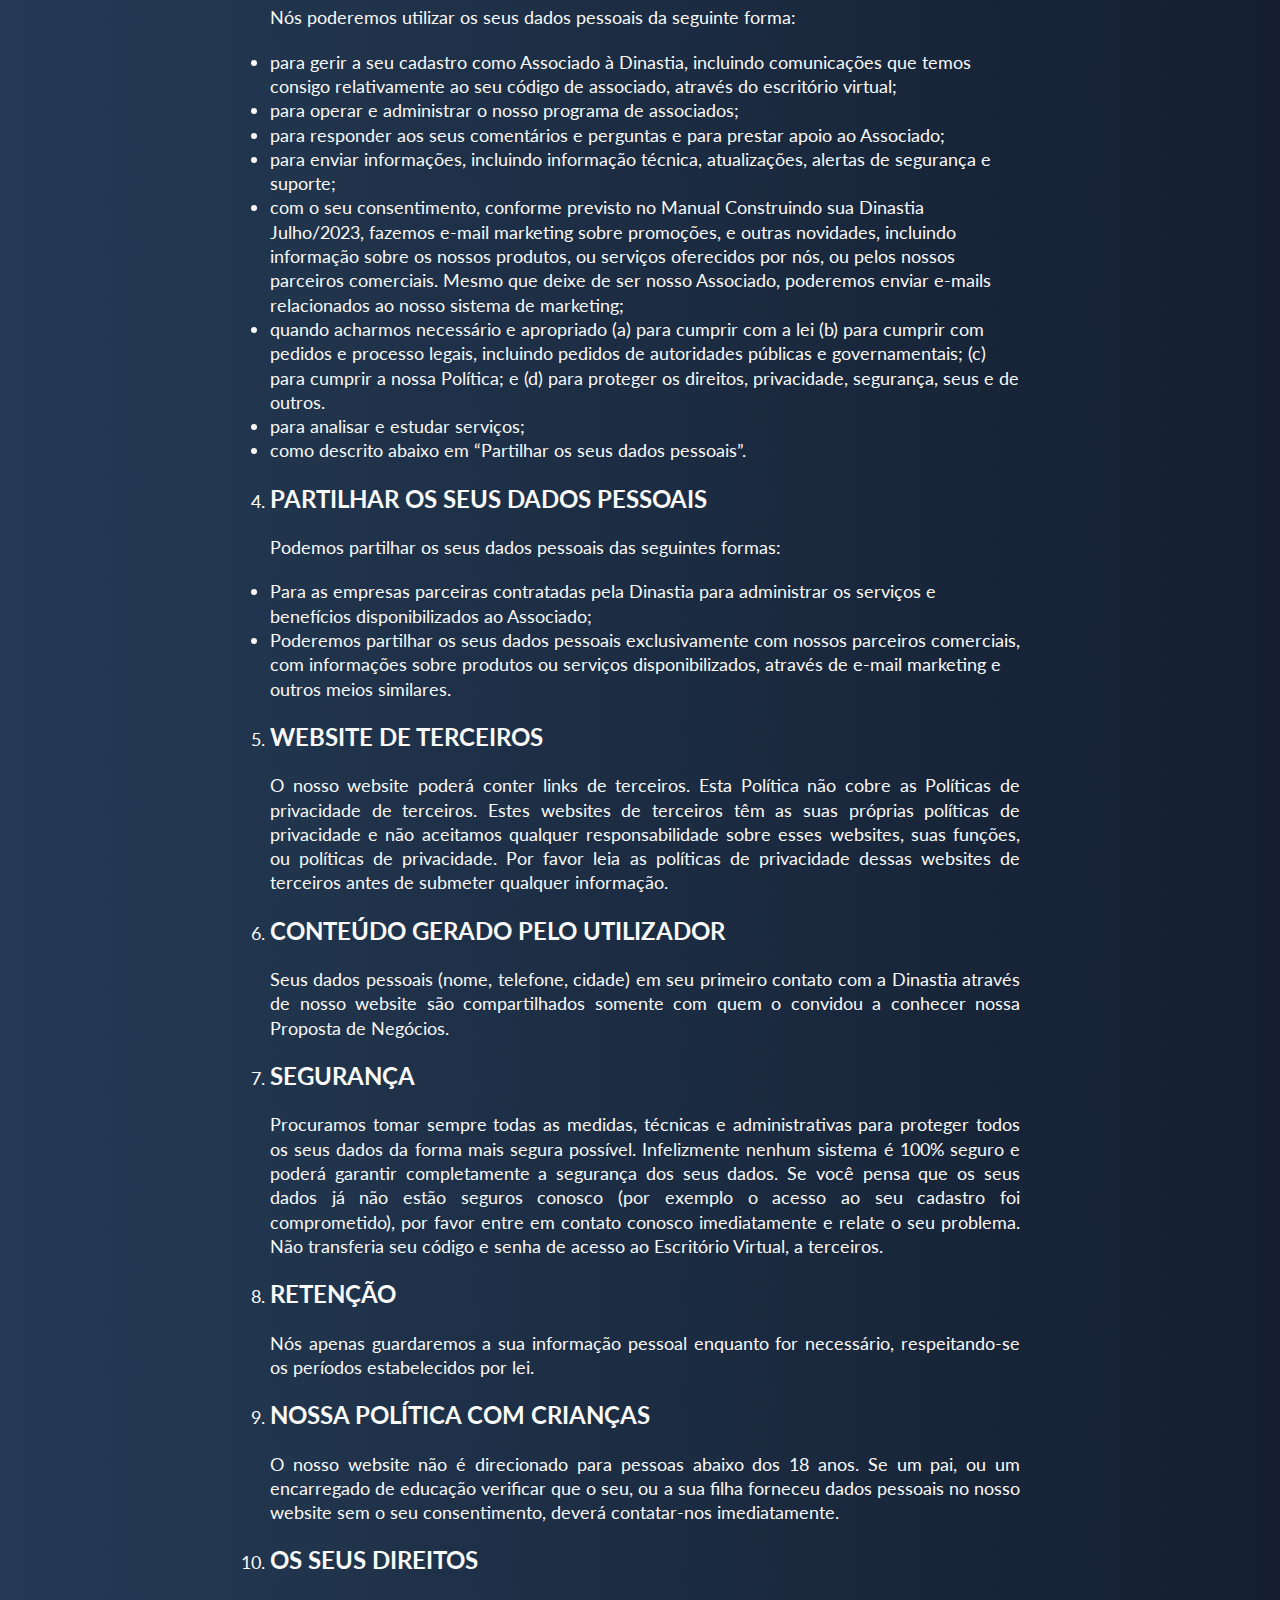
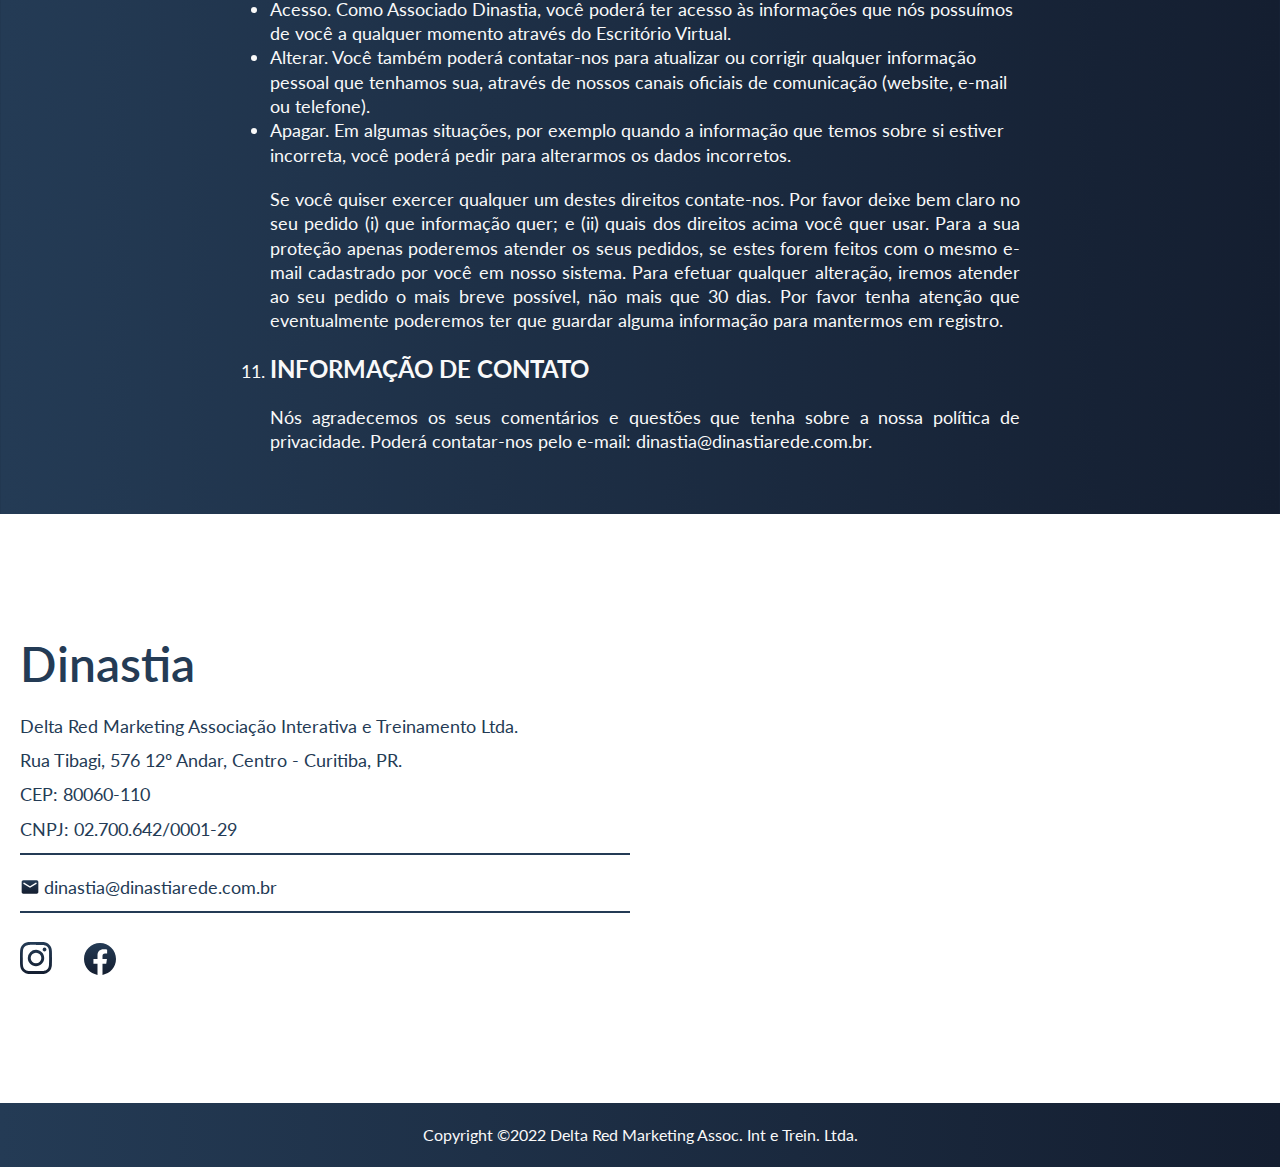
<file: politica.html>
<!DOCTYPE html>
<html lang="pt-br">

<head>
  <meta charset="UTF-8">
  <meta http-equiv="X-UA-Compatible" content="IE=edge">
  <meta name="viewport" content="width=device-width, initial-scale=1.0">
  <link rel="preconnect" href="https://fonts.googleapis.com">
  <link rel="preconnect" href="https://fonts.gstatic.com" crossorigin>
  <link href="https://fonts.googleapis.com/css2?family=Lato:wght@400;700&display=swap" rel="stylesheet">
  <link rel="shortcut icon" href="./img/favicon.svg" type="image/x-icon">

  <link rel="stylesheet" href="./css/style.css">
  <title>Política de Privacidade</title>
</head>

<body>
  <header class="bg-header">
    <div class="container header">
      <a href="./index.html">
        <img src="./img/logoDinastia.svg" alt="logo dinastia" class="logo">
      </a>


      <nav class="nav cor-1 font-1-s navegacao" id="nav" data-menu="suave">
        <button id="btn-mobile" aria-controls="menu" aria-expanded="false" aria-haspopup="true" aria-label="Abrir Menu">
          <span id="hamburger"></span>
        </button>
        <ul class="links-menu" id="menu">
          <li>
            <a href="./como-funciona.html" class="link-interno">Como Funciona</a>
          </li>
          <li>
            <a href="./objetivos.html" class="link-interno">Objetivos</a>
          </li>
          <li>
            <a href="./termos.html" class="link-interno ">Termos de Uso</a>
          </li>
          <li>
            <a href="./politica.html" class="link-interno ativo">Política de Privacidade</a>
          </li>
          <li>
            <a href="https://escritoriovirtual.dinastiarede.com.br/login/" class="btn-escritorio">Escritório Virtual</a>
          </li>
        </ul>
      </nav>
    </div>
  </header>

  <main class="bg-paginas-internas">
    <div class="container politica cor-0">
      <h1 class="font-1-xl">
        Política de Privacidade
      </h1>
      <p class="font-1-l">
        Esta política de privacidade descreve como a DINASTIA SOLUÇÕES FINANCEIRAS, procede, recolhe e como utiliza sua
        informação pessoal quando usa este website https://www.dinastiarede.com.br. Por favor, leia a informação abaixo
        cuidadosamente para que possa entender as nossas práticas e como lidamos com a sua informação pessoal e como
        tratamos essa informação
      </p>

      <div class="container-lista-politica">
        <ol class="font-1-m lista-o-politica">
          <li>
            <h2 class="font-1-l">
              FINALIDADE DO PROCESSAMENTO
            </h2>
            <h3 class="font-1-m">
              O que são dados pessoais?
            </h3>
            <p class="font-1-m">
              Nós recolhemos informação sobre si de várias formas, incluindo dados pessoais. Como descrito nesta
              Política “dados pessoais” conforme é definido no regulamento geral de proteção de dados, inclui qualquer
              informação, que combinada com mais dados, ou não, que recolhemos sobre você, identifica você como um
              indivíduo, incluindo por exemplo o seu nome, código postal, e-mail, telefone etc.
            </p>
            <h3>
              Porquê que precisamos desta informação pessoal?
            </h3>
            <p>
              Somente processaremos os seus dados pessoais de acordo com as leis de proteção de dados e privacidade
              aplicáveis. Precisamos de certos dados pessoais para encaminhar-lhe nossa proposta comercial, através do
              Link de Cadastramento Dinastia do Associado Duplicador que o contatou através deste site oficial. Se você
              assinalar que concorda em fornecer essas informações, irá receber nossa proposta de associação através do
              Associado Duplicador que o prospectou, para somente após estes procedimentos, decidir-se sobre se tornar
              nosso Associado, para ter direito a utilizar nossos serviços e benefícios e visualizar o nosso conteúdo
              disponibilizado através de um escritório virtual exclusivo e individual. Este consentimento nos fornece a
              base legal que exigimos sob a lei aplicável para processar os seus dados.
            </p>
            <p>
              Se você não concordar com o uso dos seus dados pessoais de acordo com esta Política, por favor, não use o
              nosso website, não dando sequência no registro de seus dados pessoais.
            </p>
          </li>
          <li class="font-1-m">
            <h2 class="font-1-l">RECOLHENDO OS SEUS DADOS PESSOAIS</h2>
            <p>Nós recolhemos as informações das seguintes formas:</p>
            <ol class="lista-dot">
              <li>
                Os dados pessoais que você fornece quando se registra em nosso website, incluindo seu nome, e-mail e
                número de telefone
              </li>
              <li>
                Os dados pessoais que você fornece no nosso cadastro de associado, através do Link Duplicador quando
                você decide ser um Associado à Dinastia.
              </li>
              <li>
                Os dados pessoais que você fornece quando reporta um problema no nosso Escritório Virtual e ou quando
                necessita de alguma forma de suporte.
              </li>
              <li>
                Os dados pessoais que você fornece quando nos contata por telefone, e-mail ou de outra forma.
              </li>
            </ol>
            <p>
              As informações que recolhemos através do website, automaticamente registramos em nosso sistema, para
              enviar nossa proposta oficial, através do Link Duplicador. Ao decidir entrar no nosso website, verificamos
              as páginas visualizadas e por quanto tempo você esteve em uma página, tempo de acesso e informações sobre
              o seu uso e ações no nosso website. Recolhemos informações sobre si usando cookies.
            </p>
            <p>
              Ao se cadastrar como nosso Associado, através do Link Duplicador, registramos o IP do computador ou
              dispositivo móvel que está sendo utilizado, a data e horário em que está sendo realizado o seu cadastro
            </p>
          </li>
          <li class="font-1-m">
            <h2 class="font-1-l">
              O que são cookies?
            </h2>
            <p>
              Cookies são pequenos arquivos de dados armazenados no disco rígido do seu computador, ou dispositivo móvel
              no seu browser. Podemos usar tanto cookies (que expiram depois de fechar o browser) como cookies sem data
              de expiração (que ficam no seu computador, ou dispositivo móvel até que você os apague) para fornecer-lhe
              uma experiência mais pessoal e interativa no nosso website. Usamos dois tipos de cookies: Primeiramente
              cookies inseridos por nós no seu computador, ou dispositivo móvel, que nós utilizamos para reconhecer
              quando você voltar a visitar o nosso website; e cookies de terceiros que são de serviços prestados por
              nossos parceiros comercial, identificados no Escritório Virtual, e que podem ser usados para reconhecer
              quando o seu computador, ou dispositivo móvel visita o nosso e outros websites.
            </p>
            <h3>
              Cookies Que Utilizamos
            </h3>
            <div class="container-tabela">
              <table class="tabela">
                <thead>
                  <tr>
                    <th class="font-1-m bold-text">Tipos de Cookies</th>
                    <th class="font-1-m bold-text">Propósitos</th>
                  </tr>
                </thead>
                <tbody>
                  <tr>
                    <th class="font-1-m bold-text">Cookies essenciais</th>
                    <th class="font-1-m">
                      Estes cookies são necessários para fornecer os serviços disponíveis no nosso website, para que
                      você seja capaz de utilizar algumas das suas funcionalidades. Por exemplo, poderão permitir que
                      você, ao se tornar Associado Dinastia, faça login para seu acesso no Escritório Virtual, ou que
                      carregue o conteúdo do nosso website rapidamente. Sem estes cookies muitos dos serviços
                      disponíveis
                      no nosso website poderão não funcionar corretamente, e só usamos estes cookies para
                      providenciar-lhe
                      um bom serviço.
                    </th>
                  </tr>
                  <tr>
                    <th class="font-1-m bold-text">Cookies de funções</th>
                    <th class="font-1-m">
                      Estes cookies permite recordar as escolhas que você já fez no nosso website, como por exemplo a
                      língua, detalhes de login, assim como outras escolhas que fez que possam ser personalizadas por
                      si.
                      O propósito destes cookies é relembrar todas as escolhas que você fez de formar a criar uma
                      experiência mais personalizada sem ter que inserir novamente os seus dados no nosso website.
                    </th>
                  </tr>
                  <tr>
                    <th class="font-1-m bold-text">Cookies de análise e performance</th>
                    <th class="font-1-m">
                      Estes cookies servem para recolher informações sobre o tráfego do nosso website e como os
                      utilizadores navegam no website. A informação recolhida não identifica em particular nenhum
                      utilizador. Inclui o número de visitantes no nosso website, os websites que indicam o nosso
                      website,
                      as páginas que os utilizadores visitam, os possíveis websites que eles visitaram anteriormente e
                      outras informações similares. Nós utilizamos estas informações para melhorar e monitorar a
                      atividade
                      do nosso website. Nós utilizamos o Google Analytics com este propósito. Google Analytics utiliza
                      os
                      seus próprio cookies. É somente utilizado para melhorar a forma como o nosso website funciona.
                      Poderá saber mais informação sobre os cookies do Google Analytics aqui
                      https://developers.google.com/analytics/resources/concepts/gaConceptsCookies Saiba mais como o
                      Google protege os seus dados aqui: https://www.google.com/analytics/learn/privacy.html Você pode
                      evitar o uso deste cookie do Google Analytics no seu browser ao instalar uma extensão no Google
                      Chrome, poderá baixar esta extensão aqui: https://tools.google.com/dlpage/gaoptout?hl=en-GB
                    </th>
                  </tr>
                  <tr>
                    <th class="font-1-m bold-text">Cookies de publicidade </th>
                    <th class="font-1-m">
                      Estes cookies analisam a forma como navega para podermos mostrar-lhe anúncios que provavelmente
                      serão do seu interesse. Estes cookies utilizam a informação do seu histórico de navegação que com
                      a
                      sua permissão mostrar-lhe anúncios relevantes de terceiros, baseado nos seus interesses.
                    </th>
                  </tr>
                  <tr>
                    <th class="font-1-m bold-text">Cookies de redes sociais</th>
                    <th class="font-1-m">
                      Estes cookies são utilizados quando você compartilha informação nas redes sociais, ou de alguma
                      forma têm acesso aos nossos conteúdos através das redes sociais como o Facebook, Twitter ou
                      Instagram.
                    </th>
                  </tr>
                </tbody>
              </table>
            </div>
            <h3>Desabilitando os cookies</h3>
            <p>Você pode remover, ou rejeitar cookies através das configurações do browser. Para fazer isso recomendamos
              que siga as instruções dos seus browsers (normalmente pode encontrar estas informações nas “configurações”
              do seu browser em “ajuda”, ou “ferramentas”). A maior parte dos browsers aceitam os cookies
              automaticamente até você alterar as configurações do mesmo
            </p>

            <h3>USANDO OS SEUS DADOS PESSOAIS</h3>
            <p>
              Nós poderemos utilizar os seus dados pessoais da seguinte forma:
            </p>
            <ol class="lista-dot">
              <li>
                para gerir a seu cadastro como Associado à Dinastia, incluindo comunicações que temos consigo
                relativamente ao seu código de associado, através do escritório virtual;
              </li>
              <li>
                para operar e administrar o nosso programa de associados;
              </li>
              <li>
                para responder aos seus comentários e perguntas e para prestar apoio ao Associado;
              </li>
              <li>
                para enviar informações, incluindo informação técnica, atualizações, alertas de segurança e suporte;
              </li>
              <li>
                com o seu consentimento, conforme previsto no Manual Construindo sua Dinastia Julho/2023, fazemos e-mail
                marketing
                sobre promoções, e outras novidades, incluindo informação sobre os nossos produtos, ou serviços
                oferecidos por nós, ou pelos nossos parceiros comerciais. Mesmo que deixe de ser nosso Associado,
                poderemos enviar e-mails relacionados ao nosso sistema de marketing;
              </li>
              <li>
                quando acharmos necessário e apropriado (a) para cumprir com a lei (b) para cumprir com pedidos e
                processo legais, incluindo pedidos de autoridades públicas e governamentais; (c) para cumprir a nossa
                Política; e (d) para proteger os direitos, privacidade, segurança, seus e de outros.
              </li>
              <li>
                para analisar e estudar serviços;
              </li>
              <li>
                como descrito abaixo em “Partilhar os seus dados pessoais”.
              </li>
            </ol>
          </li>
          <li class="font-1-m">
            <h2 class="font-1-l">
              PARTILHAR OS SEUS DADOS PESSOAIS
            </h2>
            <p class="font-1-m">Podemos partilhar os seus dados pessoais das seguintes formas:
            </p>
            <ol class="lista-dot font-1-m">
              <li>
                Para as empresas parceiras contratadas pela Dinastia para administrar os serviços e benefícios
                disponibilizados ao Associado;
              </li>
              <li>
                Poderemos partilhar os seus dados pessoais exclusivamente com nossos parceiros comerciais, com
                informações sobre produtos ou serviços disponibilizados, através de e-mail marketing e outros meios
                similares.
              </li>
            </ol>
          </li>
          <li class="font-1-m">
            <h2 class="font-1-l">WEBSITE DE TERCEIROS</h2>
            <p>
              O nosso website poderá conter links de terceiros. Esta Política não cobre as Políticas de privacidade de
              terceiros. Estes websites de terceiros têm as suas próprias políticas de privacidade e não aceitamos
              qualquer responsabilidade sobre esses websites, suas funções, ou políticas de privacidade. Por favor leia
              as políticas de privacidade dessas websites de terceiros antes de submeter qualquer informação.
            </p>
          </li>
          <li class="font-1-m">
            <h2 class="font-1-l">CONTEÚDO GERADO PELO UTILIZADOR</h2>
            <p>
              Seus dados pessoais (nome, telefone, cidade) em seu primeiro contato com a Dinastia através de nosso
              website são compartilhados somente com quem o convidou a conhecer nossa Proposta de Negócios.
            </p>
          </li>
          <li class="font-1-m">
            <h2 class="font-1-l">SEGURANÇA</h2>
            <p>Procuramos tomar sempre todas as medidas, técnicas e administrativas para proteger todos os seus dados da
              forma mais segura possível. Infelizmente nenhum sistema é 100% seguro e poderá garantir completamente a
              segurança dos seus dados. Se você pensa que os seus dados já não estão seguros conosco (por exemplo o
              acesso ao seu cadastro foi comprometido), por favor entre em contato conosco imediatamente e relate o seu
              problema. Não transferia seu código e senha de acesso ao Escritório Virtual, a terceiros.
            </p>
          </li>
          <li class="font-1-m">
            <h2 class="font-1-l">RETENÇÃO</h2>
            <p>Nós apenas guardaremos a sua informação pessoal enquanto for necessário, respeitando-se os períodos
              estabelecidos por lei.
            </p>
          </li>
          <li class="font-1-m">
            <h2 class="font-1-l">NOSSA POLÍTICA COM CRIANÇAS</h2>
            <p>O nosso website não é direcionado para pessoas abaixo dos 18 anos. Se um pai, ou um encarregado de
              educação verificar que o seu, ou a sua filha forneceu dados pessoais no nosso website sem o seu
              consentimento, deverá contatar-nos imediatamente.
            </p>
          </li>
          <li class="font-1-m">
            <h2 class="font-1-l">OS SEUS DIREITOS</h2>
            <ol class="lista-dot font-1-m">
              <li>Acesso. Como Associado Dinastia, você poderá ter acesso às informações que nós possuímos de você a
                qualquer momento através do Escritório Virtual.
              </li>
              <li>
                Alterar. Você também poderá contatar-nos para atualizar ou corrigir qualquer informação pessoal que
                tenhamos sua, através de nossos canais oficiais de comunicação (website, e-mail ou telefone).
              </li>
              <li>
                Apagar. Em algumas situações, por exemplo quando a informação que temos sobre si estiver incorreta, você
                poderá pedir para alterarmos os dados incorretos.
              </li>
            </ol>
            <p>Se você quiser exercer qualquer um destes direitos contate-nos. Por favor deixe bem claro no seu pedido
              (i) que informação quer; e (ii) quais dos direitos acima você quer usar. Para a sua proteção apenas
              poderemos atender os seus pedidos, se estes forem feitos com o mesmo e-mail cadastrado por você em nosso
              sistema. Para efetuar qualquer alteração, iremos atender ao seu pedido o mais breve possível, não mais que
              30 dias. Por favor tenha atenção que eventualmente poderemos ter que guardar alguma informação para
              mantermos em registro.</p>
          </li>
          <li class="font-1-m">
            <h2 class="font-1-l">INFORMAÇÃO DE CONTATO</h2>
            <p>
              Nós agradecemos os seus comentários e questões que tenha sobre a nossa política de privacidade. Poderá
              contatar-nos pelo e-mail: dinastia@dinastiarede.com.br.
            </p>
          </li>
        </ol>
      </div>

    </div>
  </main>

  <section class="bg-contato">
    <div class="container contato">
      <div class="info-contato">
        <h2 class="font-1-xl cor-1">Dinastia</h2>

        <address>
          <ul class="lista-endereco font-1-m cor-1">
            <li>
              Delta Red Marketing Associação Interativa e Treinamento Ltda.
            </li>
            <li>
              Rua Tibagi, 576 12º Andar, Centro - Curitiba, PR.
            </li>
            <li>
              CEP: 80060-110
            </li>
            <li>
              CNPJ: 02.700.642/0001-29
            </li>
          </ul>
          <ul class="lista-contato font-1-m cor-1">
            <!-- <li>
              <a class="telefone" href="tel:+554132237822">(41) 3223-7822</a>
            </li> -->
            <li>
              <a class="email" href="mailto:dinastia@dinastiarede.com.br">dinastia@dinastiarede.com.br</a>
            </li>
            <!-- <li>
              <a class="whats" href="https://api.whatsapp.com/send/?phone=554132237822">Clique aqui e fale conosco pelo
                WhatsApp!</a>
            </li> -->

          </ul>

          <ul class="lista-redes">
            <li><a href="https://www.instagram.com/dinastiasolucoesfinanceiras/" class="instagram"><img
                  src="./img/instagram-p.svg" alt="Clique aqui e acesse nosso Instagram"></a>
            </li>
            <li><a href="https://www.facebook.com/dinastiaoficial" class="facebook"><img src="./img/facebook-p.svg"
                  alt="Clique aqui e acesse nosso Facebook"></a>
            </li>

          </ul>
        </address>
      </div>

      <iframe class="mapa-contato"
        src="https://www.google.com/maps/embed?pb=!1m18!1m12!1m3!1d3603.1893013515255!2d-49.2630743!3d-25.431934000000002!2m3!1f0!2f0!3f0!3m2!1i1024!2i768!4f13.1!3m3!1m2!1s0x94dce441e8d63a8b%3A0xe3f5af4e80044756!2sR.%20Tibagi%2C%20576%20-%2012%C2%BA%20Andar%20-%20Centro%2C%20Curitiba%20-%20PR%2C%2080060-110!5e0!3m2!1spt-BR!2sbr!4v1683838498641!5m2!1spt-BR!2sbr"
        width="600" style="border:0;" allowfullscreen="" loading="lazy"
        referrerpolicy="no-referrer-when-downgrade"></iframe>
    </div>
  </section>

  <footer class="bg-footer">
    <div class="footer">
      <p class="font-1-s cor-1">
        Copyright ©2022 Delta Red Marketing Assoc. Int e Trein. Ltda.
      </p>
    </div>
  </footer>

  <script type="module" src="./js/script.js"></script>
</body>

</html>






<!-- Image by <a href="https://www.freepik.com/free-vector/background-realistic-abstract-technology-particle_6938839.htm#query=digital%20marketing%20background&position=17&from_view=keyword&track=ais">Freepik</a> -->
</file>
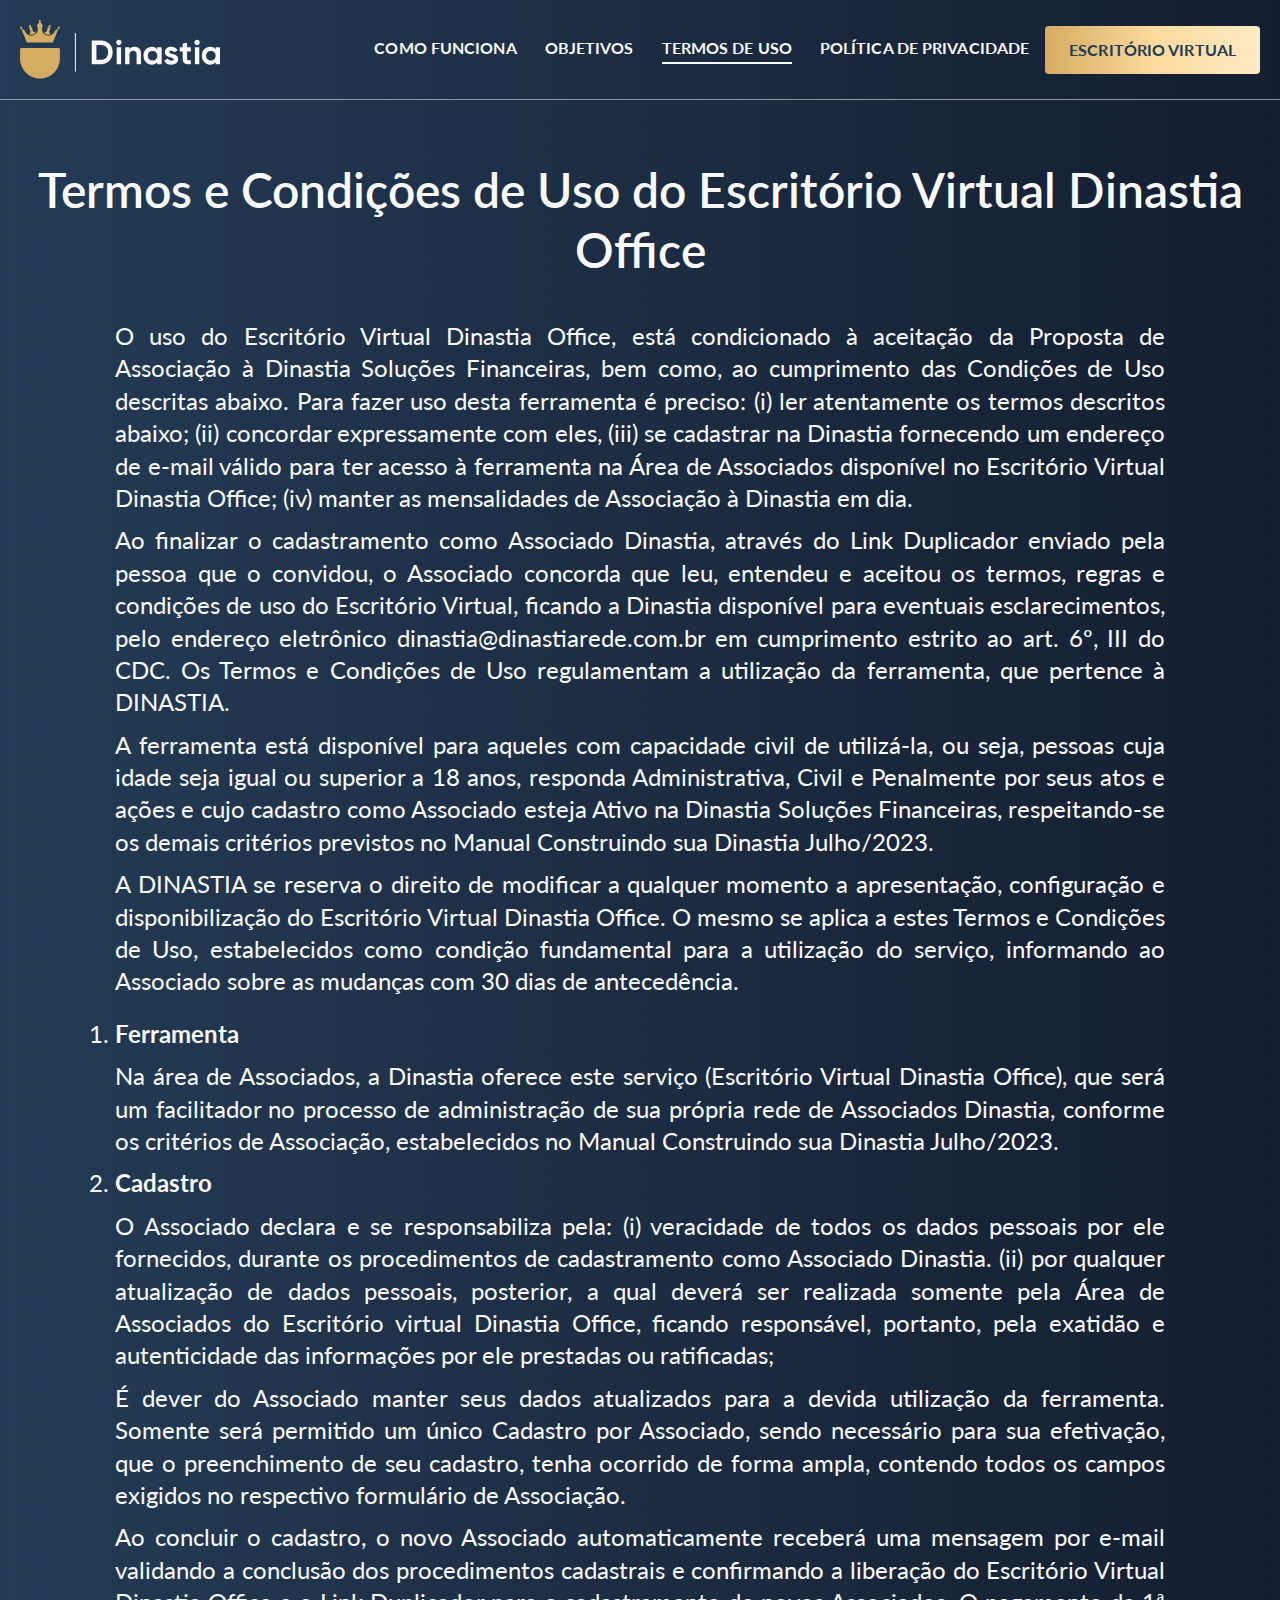
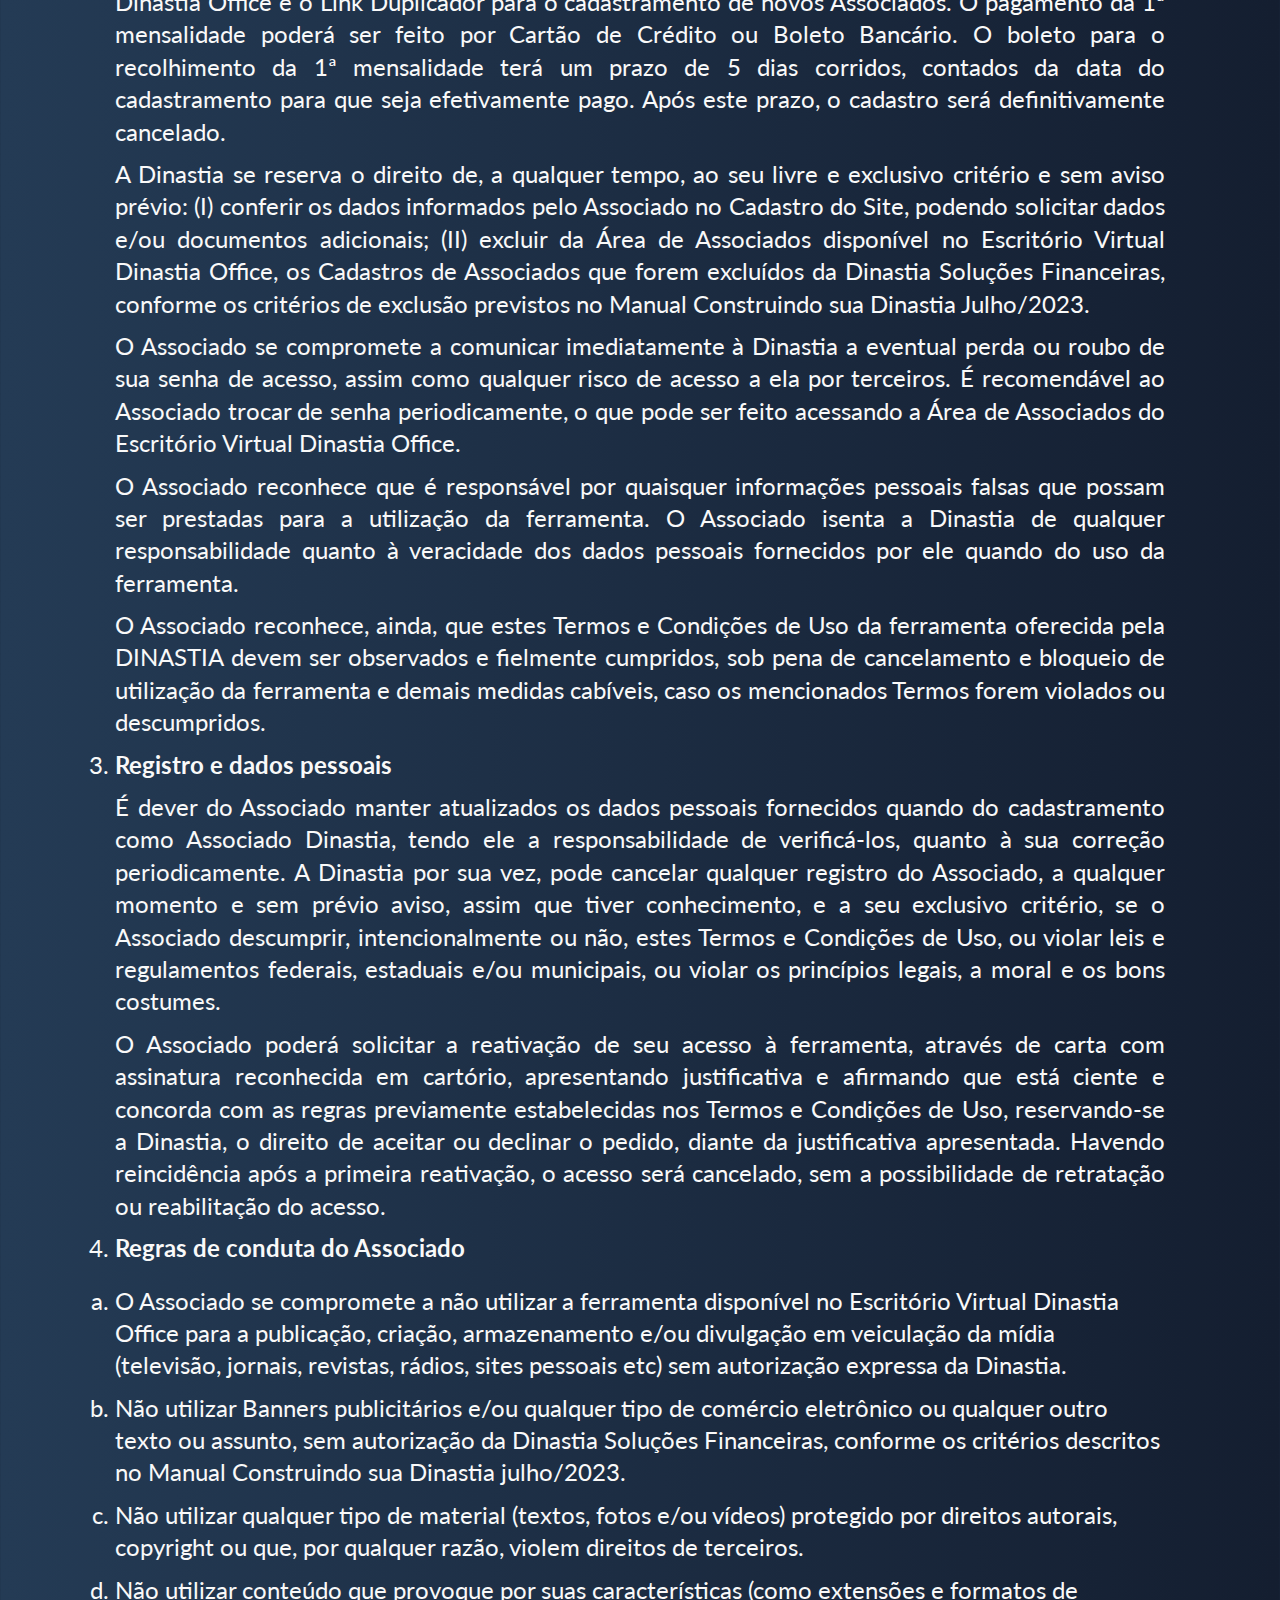
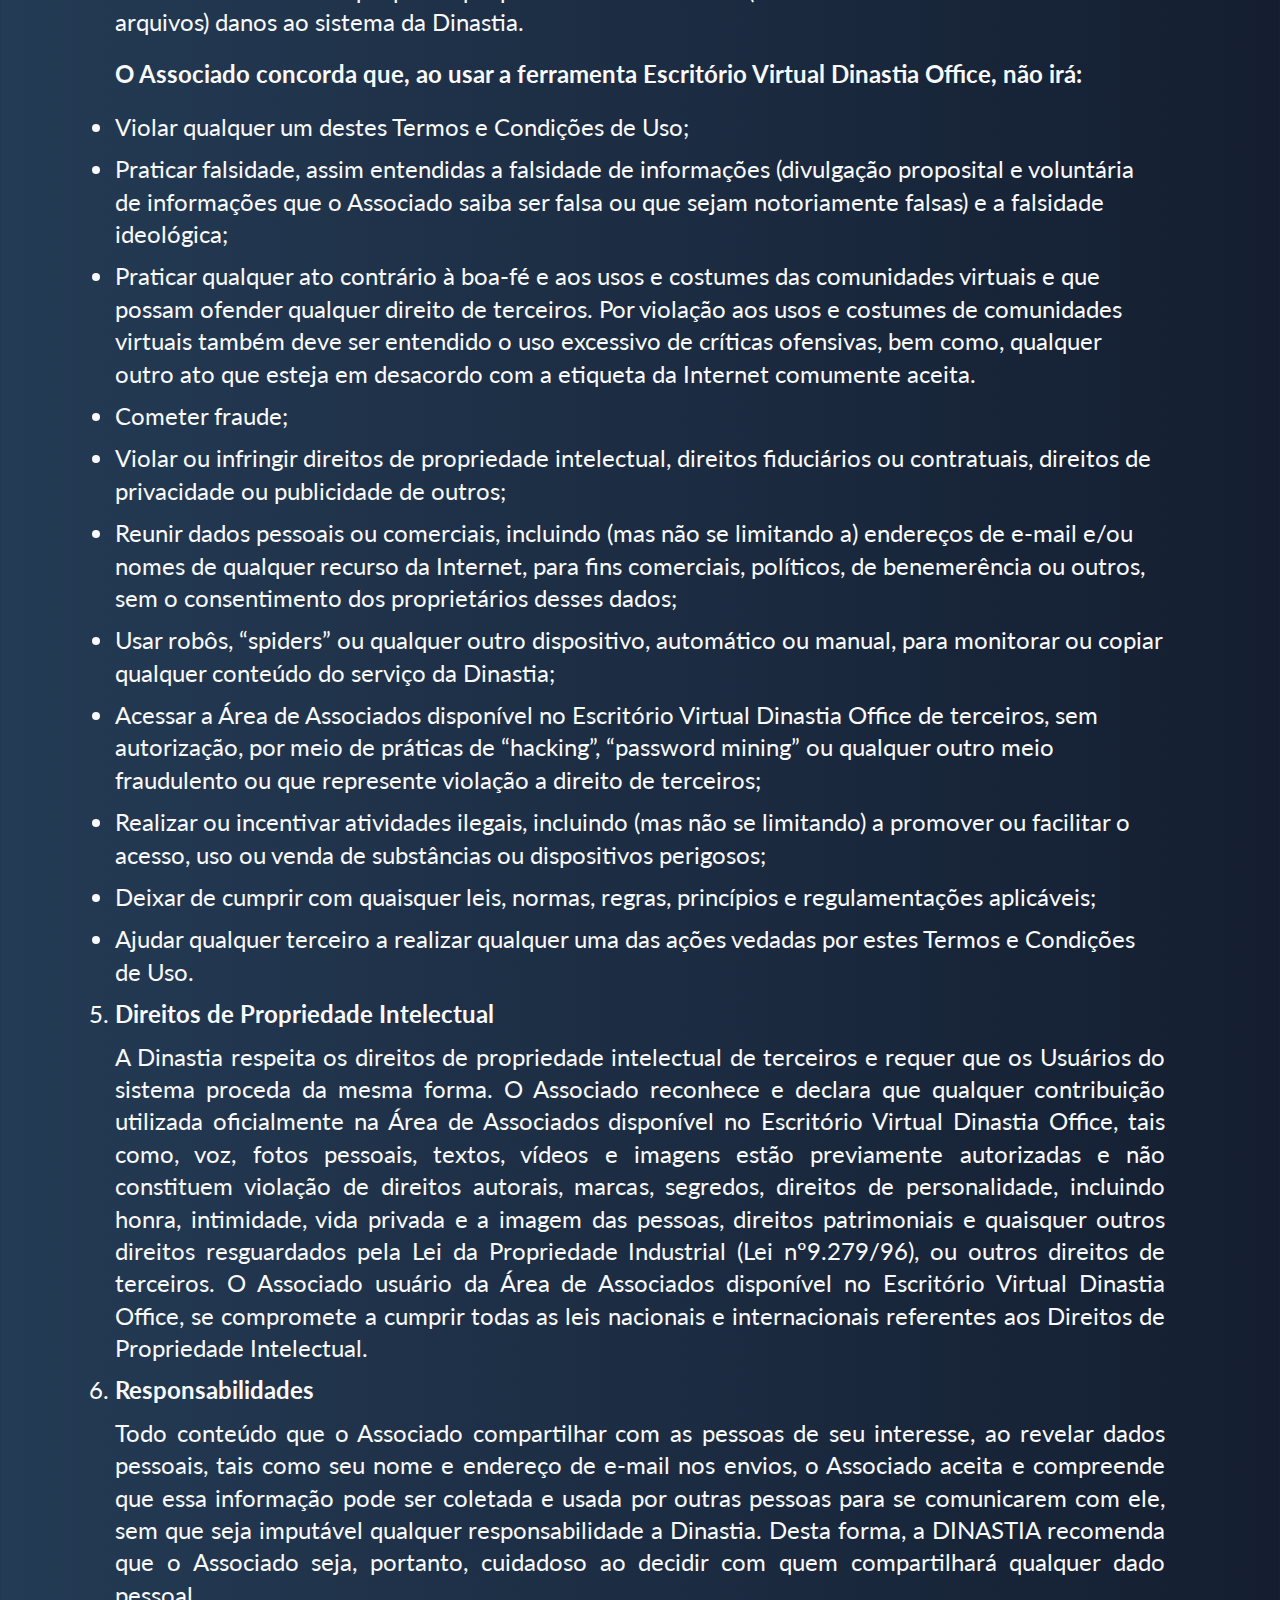
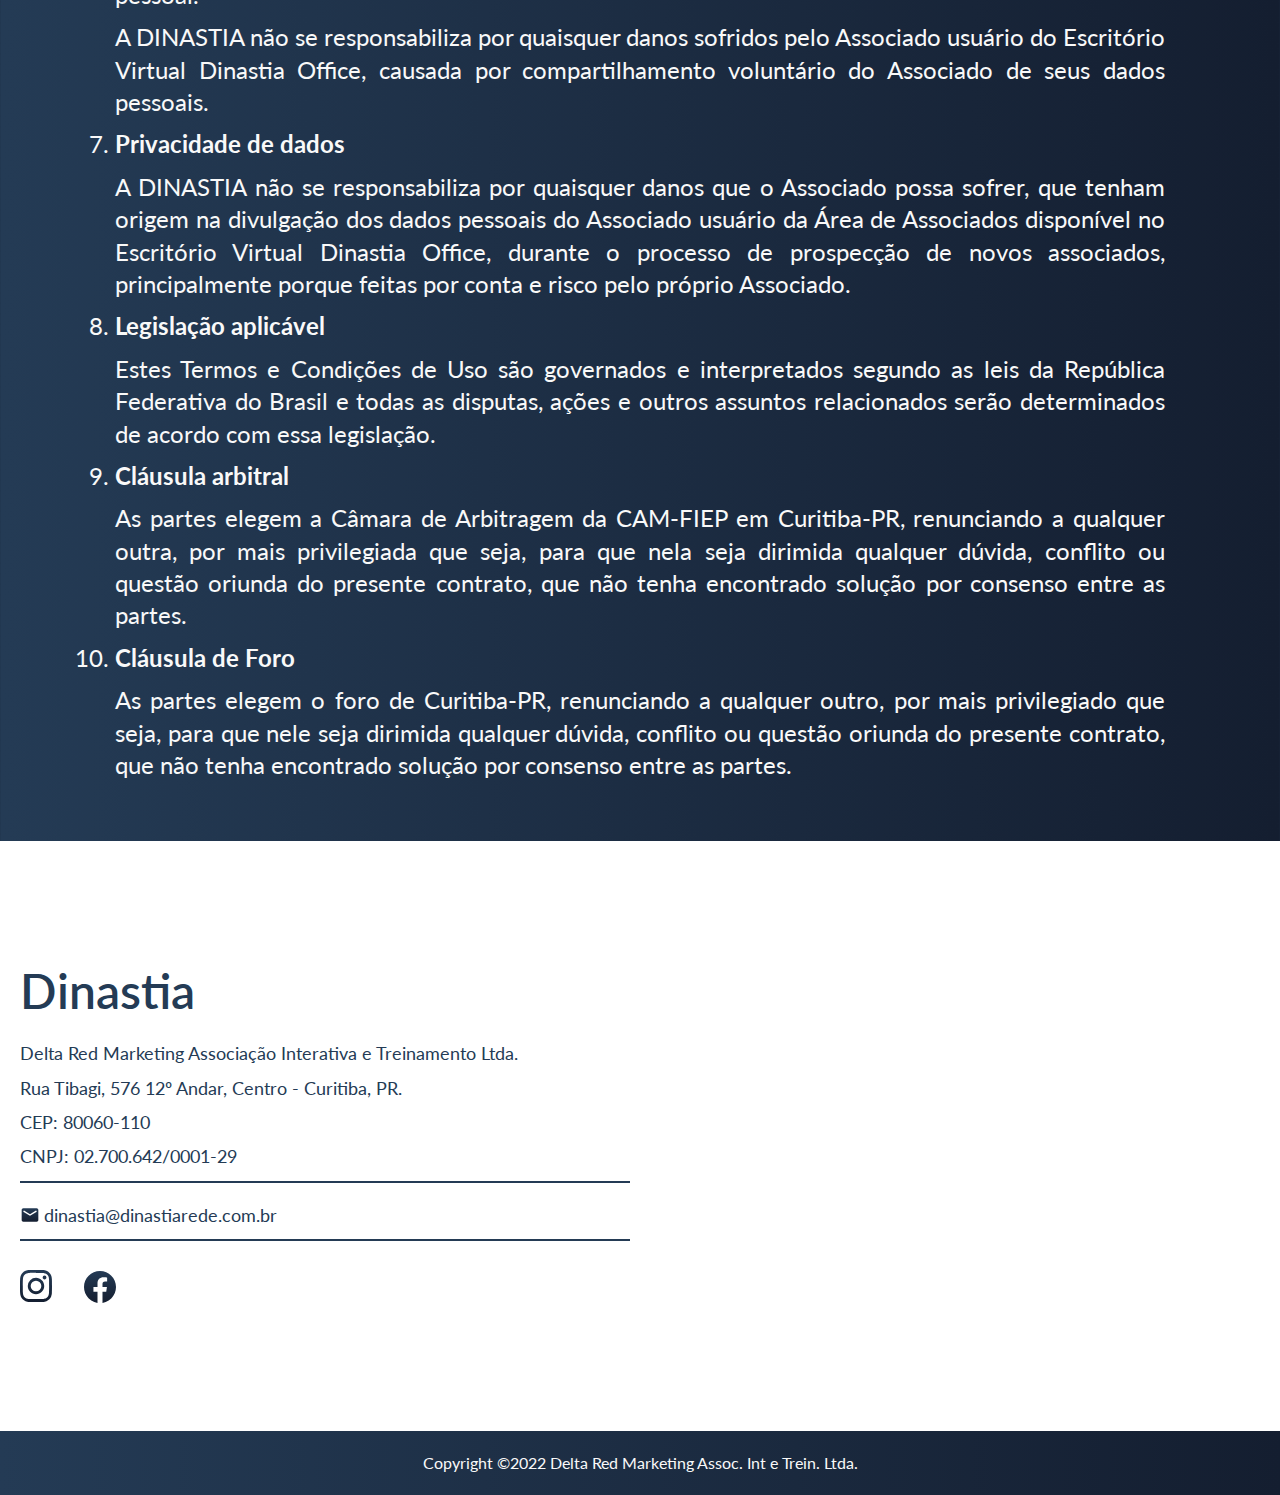
<file: termos.html>
<!DOCTYPE html>
<html lang="pt-br">

<head>
  <meta charset="UTF-8">
  <meta http-equiv="X-UA-Compatible" content="IE=edge">
  <meta name="viewport" content="width=device-width, initial-scale=1.0">
  <link rel="preconnect" href="https://fonts.googleapis.com">
  <link rel="preconnect" href="https://fonts.gstatic.com" crossorigin>
  <link href="https://fonts.googleapis.com/css2?family=Lato:wght@400;700&display=swap" rel="stylesheet">
  <link rel="shortcut icon" href="./img/favicon.svg" type="image/x-icon">

  <link rel="stylesheet" href="./css/style.css">
  <title>Termos de Uso</title>
</head>

<body>
  <header class="bg-header">
    <div class="container header">
      <a href="./index.html">
        <img src="./img/logoDinastia.svg" alt="logo dinastia" class="logo">
      </a>

      <nav class="nav cor-1 font-1-s navegacao" id="nav" data-menu="suave">
        <button id="btn-mobile" aria-controls="menu" aria-expanded="false" aria-haspopup="true" aria-label="Abrir Menu">
          <span id="hamburger"></span>
        </button>
        <ul class="links-menu" id="menu">
          <li>
            <a href="./como-funciona.html" class="link-interno">Como Funciona</a>
          </li>
          <li>
            <a href="./objetivos.html" class="link-interno">Objetivos</a>
          </li>
          <li>
            <a href="./termos.html" class="link-interno ativo">Termos de Uso</a>
          </li>
          <li>
            <a href="./politica.html" class="link-interno">Política de Privacidade</a>
          </li>
          <li>
            <a href="https://escritoriovirtual.dinastiarede.com.br/login/" class="btn-escritorio">Escritório Virtual</a>
          </li>
        </ul>
      </nav>
    </div>
  </header>

  <main class="bg-paginas-internas">
    <div class="container termos">
      <h1 class="font-1-xl cor-0">
        Termos e Condições de Uso do Escritório Virtual Dinastia Office
      </h1>

      <p class="font-1-l cor-0">
        O uso do Escritório Virtual Dinastia Office, está condicionado à aceitação da Proposta de Associação à Dinastia
        Soluções Financeiras, bem como, ao cumprimento das Condições de Uso descritas abaixo. Para fazer uso desta
        ferramenta é preciso: (i) ler atentamente os termos descritos abaixo; (ii) concordar expressamente com eles,
        (iii) se cadastrar na Dinastia fornecendo um endereço de e-mail válido para ter acesso à ferramenta na Área de
        Associados disponível no Escritório Virtual Dinastia Office; (iv) manter as mensalidades de Associação à
        Dinastia em dia.
      </p>

      <p class="font-1-l cor-0">
        Ao finalizar o cadastramento como Associado Dinastia, através do Link Duplicador enviado pela pessoa que o
        convidou, o Associado concorda que leu, entendeu e aceitou os termos, regras e condições de uso do Escritório
        Virtual, ficando a Dinastia disponível para eventuais esclarecimentos, pelo
        endereço eletrônico dinastia@dinastiarede.com.br em cumprimento estrito ao art. 6º, III do CDC. Os Termos e
        Condições de Uso regulamentam a utilização da ferramenta, que pertence à DINASTIA.
      </p>

      <p class="font-1-l cor-0">
        A ferramenta está disponível para aqueles com capacidade civil de utilizá-la, ou seja, pessoas cuja idade seja
        igual ou superior a 18 anos, responda Administrativa, Civil e Penalmente por seus atos e ações e cujo cadastro
        como Associado esteja Ativo na Dinastia Soluções Financeiras, respeitando-se os demais critérios previstos no
        Manual Construindo sua Dinastia Julho/2023.
      </p>

      <p class="font-1-l cor-0">
        A DINASTIA se reserva o direito de modificar a qualquer momento a apresentação, configuração e disponibilização
        do Escritório Virtual Dinastia Office. O mesmo se aplica a estes Termos e Condições de Uso, estabelecidos como
        condição fundamental para a utilização do serviço, informando ao Associado sobre as mudanças com 30 dias de
        antecedência.
      </p>

      <ol class="lista-termos">
        <li class="font-1-l cor-0">
          <h2 class="font-1-l cor-0">Ferramenta</h2>
          <p>
            Na área de Associados, a Dinastia oferece este serviço (Escritório Virtual Dinastia Office), que será um
            facilitador no processo de administração de sua própria rede de Associados Dinastia, conforme os critérios
            de Associação, estabelecidos no Manual Construindo sua Dinastia Julho/2023.
          </p>
        </li>
        <li class="font-1-l cor-0">
          <h2 class="font-1-l cor-0">Cadastro</h2>
          <p>
            O Associado declara e se responsabiliza pela: (i) veracidade de todos os dados pessoais por ele fornecidos,
            durante os procedimentos de cadastramento como Associado Dinastia. (ii) por qualquer atualização de dados
            pessoais, posterior, a qual deverá ser realizada somente pela Área de Associados do Escritório virtual
            Dinastia Office, ficando responsável, portanto, pela exatidão e autenticidade das informações por ele
            prestadas ou ratificadas;
          </p>
          <p>
            É dever do Associado manter seus dados atualizados para a devida utilização da ferramenta. Somente será
            permitido um único Cadastro por Associado, sendo necessário para sua efetivação, que o preenchimento de seu
            cadastro, tenha ocorrido de forma ampla, contendo todos os campos exigidos no respectivo formulário de
            Associação.
          </p>
          <p>
            Ao concluir o cadastro, o novo Associado automaticamente receberá uma mensagem por e-mail validando a
            conclusão dos procedimentos cadastrais e confirmando a liberação do Escritório Virtual Dinastia Office e o
            Link Duplicador para o cadastramento de novos Associados. O pagamento da 1ª mensalidade poderá ser feito por
            Cartão de Crédito ou Boleto Bancário. O boleto para o recolhimento da 1ª mensalidade terá um prazo de 5 dias
            corridos, contados da data do cadastramento para que seja efetivamente pago. Após este prazo, o cadastro
            será definitivamente cancelado.
          </p>
          <p>
            A Dinastia se reserva o direito de, a qualquer tempo, ao seu livre e exclusivo critério e sem aviso prévio:
            (I) conferir os dados informados pelo Associado no Cadastro do Site, podendo solicitar dados e/ou documentos
            adicionais; (II) excluir da Área de Associados disponível no Escritório Virtual Dinastia Office, os
            Cadastros de Associados que forem excluídos da Dinastia Soluções Financeiras, conforme os critérios de
            exclusão previstos no Manual Construindo sua Dinastia Julho/2023.
          </p>
          <p>
            O Associado se compromete a comunicar imediatamente à Dinastia a eventual perda ou roubo de sua senha de
            acesso, assim como qualquer risco de acesso a ela por terceiros. É recomendável ao Associado trocar de senha
            periodicamente, o que pode ser feito acessando a Área de Associados do Escritório Virtual Dinastia Office.
          </p>
          <p>
            O Associado reconhece que é responsável por quaisquer informações pessoais falsas que possam ser prestadas
            para a utilização da ferramenta. O Associado isenta a Dinastia de qualquer responsabilidade quanto à
            veracidade dos dados pessoais fornecidos por ele quando do uso da ferramenta.
          </p>
          <p>
            O Associado reconhece, ainda, que estes Termos e Condições de Uso da ferramenta oferecida pela DINASTIA
            devem ser observados e fielmente cumpridos, sob pena de cancelamento e bloqueio de utilização da ferramenta
            e demais medidas cabíveis, caso os mencionados Termos forem violados ou descumpridos.
          </p>
        </li>
        <li class="font-1-l cor-0">
          <h2 class="font-1-l cor-0">Registro e dados pessoais</h2>
          <p>
            É dever do Associado manter atualizados os dados pessoais fornecidos quando do cadastramento como Associado
            Dinastia, tendo ele a responsabilidade de verificá-los, quanto à sua correção periodicamente. A Dinastia por
            sua vez, pode cancelar qualquer registro do Associado, a qualquer momento e sem prévio aviso, assim que
            tiver conhecimento, e a seu exclusivo critério, se o Associado descumprir, intencionalmente ou não, estes
            Termos e Condições de Uso, ou violar leis e regulamentos federais, estaduais e/ou municipais, ou violar os
            princípios legais, a moral e os bons costumes.
          </p>
          <p>
            O Associado poderá solicitar a reativação de seu acesso à ferramenta, através de carta com assinatura
            reconhecida em cartório, apresentando justificativa e afirmando que está ciente e concorda com as regras
            previamente estabelecidas nos Termos e Condições de Uso, reservando-se a Dinastia, o direito de aceitar ou
            declinar o pedido, diante da justificativa apresentada. Havendo reincidência após a primeira reativação, o
            acesso será cancelado, sem a possibilidade de retratação ou reabilitação do acesso.
          </p>
        </li>
        <li class="font-1-l cor-0">
          <h2 class="font-1-l cor-0">Regras de conduta do Associado</h2>
          <ol class="lista-a">
            <li>
              O Associado se compromete a não utilizar a ferramenta disponível no Escritório Virtual Dinastia Office
              para a publicação, criação, armazenamento e/ou divulgação em veiculação da mídia (televisão, jornais,
              revistas, rádios, sites pessoais etc) sem autorização expressa da Dinastia.
            </li>
            <li>
              Não utilizar Banners publicitários e/ou qualquer tipo de comércio eletrônico ou qualquer outro texto ou
              assunto, sem autorização da Dinastia Soluções Financeiras, conforme os critérios descritos no Manual
              Construindo sua Dinastia julho/2023.
            </li>
            <li>
              Não utilizar qualquer tipo de material (textos, fotos e/ou vídeos) protegido por direitos autorais,
              copyright ou que, por qualquer razão, violem direitos de terceiros.
            </li>
            <li>
              Não utilizar conteúdo que provoque por suas características (como extensões e formatos de arquivos) danos
              ao sistema da Dinastia.
            </li>
          </ol>
          <h3 class="font-1-l">
            O Associado concorda que, ao usar a ferramenta Escritório Virtual Dinastia Office, não irá:
          </h3>
          <ol class="lista-dot">
            <li>
              Violar qualquer um destes Termos e Condições de Uso;
            </li>
            <li>
              Praticar falsidade, assim entendidas a falsidade de informações (divulgação proposital e voluntária de
              informações que o Associado saiba ser falsa ou que sejam notoriamente falsas) e a falsidade ideológica;
            </li>
            <li>
              Praticar qualquer ato contrário à boa-fé e aos usos e costumes das comunidades virtuais e que possam
              ofender qualquer direito de terceiros. Por violação aos usos e costumes de comunidades virtuais também
              deve ser entendido o uso excessivo de críticas ofensivas, bem como, qualquer outro ato que esteja em
              desacordo com a etiqueta da Internet comumente aceita.
            </li>
            <li>
              Cometer fraude;
            </li>
            <li>
              Violar ou infringir direitos de propriedade intelectual, direitos fiduciários ou contratuais, direitos de
              privacidade ou publicidade de outros;
            </li>
            <li>
              Reunir dados pessoais ou comerciais, incluindo (mas não se limitando a) endereços de e-mail e/ou nomes de
              qualquer recurso da Internet, para fins comerciais, políticos, de benemerência ou outros, sem o
              consentimento dos proprietários desses dados;
            </li>
            <li>
              Usar robôs, “spiders” ou qualquer outro dispositivo, automático ou manual, para monitorar ou copiar
              qualquer conteúdo do serviço da Dinastia;
            </li>
            <li>
              Acessar a Área de Associados disponível no Escritório Virtual Dinastia Office de terceiros, sem
              autorização, por meio de práticas de “hacking”, “password mining” ou qualquer outro meio fraudulento ou
              que represente violação a direito de terceiros;
            </li>
            <li>
              Realizar ou incentivar atividades ilegais, incluindo (mas não se limitando) a promover ou facilitar o
              acesso, uso ou venda de substâncias ou dispositivos perigosos;
            </li>
            <li>
              Deixar de cumprir com quaisquer leis, normas, regras, princípios e regulamentações aplicáveis;
            </li>
            <li>
              Ajudar qualquer terceiro a realizar qualquer uma das ações vedadas por estes Termos e Condições de Uso.
            </li>
          </ol>
        </li>
        <li class="font-1-l cor-0">
          <h2 class="font-1-l cor-0">
            Direitos de Propriedade Intelectual
          </h2>
          <p>
            A Dinastia respeita os direitos de propriedade intelectual de terceiros e requer que os Usuários do sistema
            proceda da mesma forma. O Associado reconhece e declara que qualquer contribuição utilizada oficialmente na
            Área de Associados disponível no Escritório Virtual Dinastia Office, tais como, voz, fotos pessoais, textos,
            vídeos e imagens estão previamente autorizadas e não constituem violação de direitos autorais, marcas,
            segredos, direitos de personalidade, incluindo honra, intimidade, vida privada e a imagem das pessoas,
            direitos patrimoniais e quaisquer outros direitos resguardados pela Lei da Propriedade Industrial (Lei
            nº9.279/96), ou outros direitos de terceiros. O Associado usuário da Área de Associados disponível no
            Escritório Virtual Dinastia Office, se compromete a cumprir todas as leis nacionais e internacionais
            referentes aos Direitos de Propriedade Intelectual.
          </p>
        </li>
        <li class="font-1-l cor-0">
          <h2 class="font-1-l cor-0">Responsabilidades</h2>
          <p>
            Todo conteúdo que o Associado compartilhar com as pessoas de seu interesse, ao revelar dados pessoais, tais
            como seu nome e endereço de e-mail nos envios, o Associado aceita e compreende que essa informação pode ser
            coletada e usada por outras pessoas para se comunicarem com ele, sem que seja imputável qualquer
            responsabilidade a Dinastia. Desta forma, a DINASTIA recomenda que o Associado seja, portanto, cuidadoso ao
            decidir com quem compartilhará qualquer dado pessoal.
          </p>
          <p>
            A DINASTIA não se responsabiliza por quaisquer danos sofridos pelo Associado usuário do Escritório Virtual
            Dinastia Office, causada por compartilhamento voluntário do Associado de seus dados pessoais.
          </p>
        </li>
        <li class="font-1-l cor-0">
          <h2 class="font-1-l cor-0">
            Privacidade de dados
          </h2>
          <p>
            A DINASTIA não se responsabiliza por quaisquer danos que o Associado possa sofrer, que tenham origem na
            divulgação dos dados pessoais do Associado usuário da Área de Associados disponível no Escritório Virtual
            Dinastia Office, durante o processo de prospecção de novos associados, principalmente porque feitas por
            conta e risco pelo próprio Associado.
          </p>
        </li>
        <li class="font-1-l cor-0">
          <h2 class="font-1-l cor-0">
            Legislação aplicável
          </h2>
          <p>
            Estes Termos e Condições de Uso são governados e interpretados segundo as leis da República Federativa do
            Brasil e todas as disputas, ações e outros assuntos relacionados serão determinados de acordo com essa
            legislação.
          </p>
        </li>
        <li class="font-1-l cor-0">
          <h2 class="font-1-l cor-0">
            Cláusula arbitral
          </h2>
          <p>
            As partes elegem a Câmara de Arbitragem da CAM-FIEP em Curitiba-PR, renunciando a qualquer outra, por mais
            privilegiada que seja, para que nela seja dirimida qualquer dúvida, conflito ou questão oriunda do presente
            contrato, que não tenha encontrado solução por consenso entre as partes.
          </p>
        </li>
        <li class="font-1-l cor-0">
          <h2 class="font-1-l cor-0">
            Cláusula de Foro
          </h2>
          <p>
            As partes elegem o foro de Curitiba-PR, renunciando a qualquer outro, por mais privilegiado que seja, para
            que nele seja dirimida qualquer dúvida, conflito ou questão oriunda do presente contrato, que não tenha
            encontrado solução por consenso entre as partes.
          </p>
        </li>
      </ol>
    </div>
  </main>



  <section class="bg-contato">
    <div class="container contato">
      <div class="info-contato">
        <h2 class="font-1-xl cor-1">Dinastia</h2>

        <address>
          <ul class="lista-endereco font-1-m cor-1">
            <li>
              Delta Red Marketing Associação Interativa e Treinamento Ltda.
            </li>
            <li>
              Rua Tibagi, 576 12º Andar, Centro - Curitiba, PR.
            </li>
            <li>
              CEP: 80060-110
            </li>
            <li>
              CNPJ: 02.700.642/0001-29
            </li>
          </ul>
          <ul class="lista-contato font-1-m cor-1">
            <!-- <li>
              <a class="telefone" href="tel:+554132237822">(41) 3223-7822</a>
            </li> -->
            <li>
              <a class="email" href="mailto:dinastia@dinastiarede.com.br">dinastia@dinastiarede.com.br</a>
            </li>
            <!-- <li>
              <a class="whats" href="https://api.whatsapp.com/send/?phone=554132237822">Clique aqui e fale conosco pelo
                WhatsApp!</a>
            </li> -->

          </ul>

          <ul class="lista-redes">
            <li><a href="https://www.instagram.com/dinastiasolucoesfinanceiras/" class="instagram"><img
                  src="./img/instagram-p.svg" alt="Clique aqui e acesse nosso Instagram"></a>
            </li>
            <li><a href="https://www.facebook.com/dinastiaoficial" class="facebook"><img src="./img/facebook-p.svg"
                  alt="Clique aqui e acesse nosso Facebook"></a>
            </li>

          </ul>
        </address>
      </div>

      <iframe class="mapa-contato"
        src="https://www.google.com/maps/embed?pb=!1m18!1m12!1m3!1d3603.1893013515255!2d-49.2630743!3d-25.431934000000002!2m3!1f0!2f0!3f0!3m2!1i1024!2i768!4f13.1!3m3!1m2!1s0x94dce441e8d63a8b%3A0xe3f5af4e80044756!2sR.%20Tibagi%2C%20576%20-%2012%C2%BA%20Andar%20-%20Centro%2C%20Curitiba%20-%20PR%2C%2080060-110!5e0!3m2!1spt-BR!2sbr!4v1683838498641!5m2!1spt-BR!2sbr"
        width="600" style="border:0;" allowfullscreen="" loading="lazy"
        referrerpolicy="no-referrer-when-downgrade"></iframe>
    </div>
  </section>

  <footer class="bg-footer">
    <div class="footer">
      <p class="font-1-s cor-1">
        Copyright ©2022 Delta Red Marketing Assoc. Int e Trein. Ltda.
      </p>
    </div>
  </footer>

  <script type="module" src="./js/script.js"></script>
</body>

</html>






<!-- Image by <a href="https://www.freepik.com/free-vector/background-realistic-abstract-technology-particle_6938839.htm#query=digital%20marketing%20background&position=17&from_view=keyword&track=ais">Freepik</a> -->
</file>
<file: css/style.css>
/* Global */
@import './global/global.css';
@import './global/header.css';
@import './global/contato.css';

/* Utility */
@import './utility/cores.css';
@import './utility/tipografia.css';
@import './utility/componentes.css';

/* Home */
@import './home/main.css';
@import './home/apresentacao.css';
@import './home/beneficios.css';
@import './home/parceiros.css';

/* Páginas extras */
@import './como-funciona/como.css';
@import './objetivos/objetivos.css';
@import './termos/termos.css';
@import './politica/politica.css';
@import './formulario/formulario.css';
</file>
